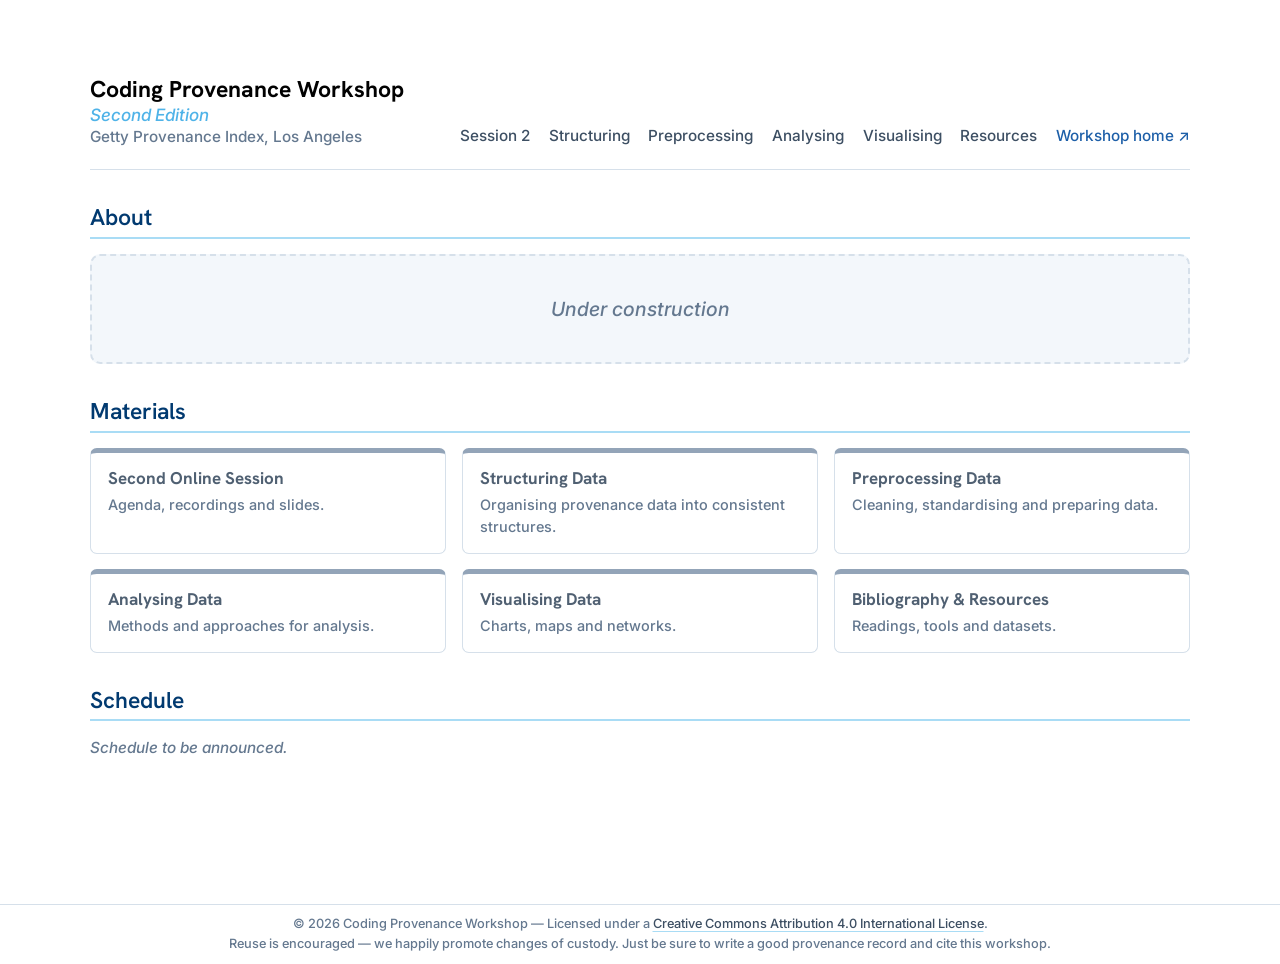
<file: index.html>
<!DOCTYPE html>
<html xmlns="http://www.w3.org/1999/xhtml" lang="en" xml:lang="en"><head>

<meta charset="utf-8">
<meta name="generator" content="quarto-1.7.31">

<meta name="viewport" content="width=device-width, initial-scale=1.0, user-scalable=yes">


<title>Coding Provenance Workshop – Coding Provenance</title>
<style>
code{white-space: pre-wrap;}
span.smallcaps{font-variant: small-caps;}
div.columns{display: flex; gap: min(4vw, 1.5em);}
div.column{flex: auto; overflow-x: auto;}
div.hanging-indent{margin-left: 1.5em; text-indent: -1.5em;}
ul.task-list{list-style: none;}
ul.task-list li input[type="checkbox"] {
  width: 0.8em;
  margin: 0 0.8em 0.2em -1em; /* quarto-specific, see https://github.com/quarto-dev/quarto-cli/issues/4556 */ 
  vertical-align: middle;
}
</style>


<script src="site_libs/quarto-nav/quarto-nav.js"></script>
<script src="site_libs/quarto-nav/headroom.min.js"></script>
<script src="site_libs/clipboard/clipboard.min.js"></script>
<script src="site_libs/quarto-html/quarto.js" type="module"></script>
<script src="site_libs/quarto-html/tabsets/tabsets.js" type="module"></script>
<script src="site_libs/quarto-html/popper.min.js"></script>
<script src="site_libs/quarto-html/tippy.umd.min.js"></script>
<script src="site_libs/quarto-html/anchor.min.js"></script>
<link href="site_libs/quarto-html/tippy.css" rel="stylesheet">
<link href="site_libs/quarto-html/quarto-syntax-highlighting-e1a5c8363afafaef2c763b6775fbf3ca.css" rel="stylesheet" id="quarto-text-highlighting-styles">
<script src="site_libs/bootstrap/bootstrap.min.js"></script>
<link href="site_libs/bootstrap/bootstrap-icons.css" rel="stylesheet">
<link href="site_libs/bootstrap/bootstrap-b305670ef94c0602ac7fcde6bb80c743.min.css" rel="stylesheet" append-hash="true" id="quarto-bootstrap" data-mode="light">
<script id="quarto-search-options" type="application/json">{
  "language": {
    "search-no-results-text": "No results",
    "search-matching-documents-text": "matching documents",
    "search-copy-link-title": "Copy link to search",
    "search-hide-matches-text": "Hide additional matches",
    "search-more-match-text": "more match in this document",
    "search-more-matches-text": "more matches in this document",
    "search-clear-button-title": "Clear",
    "search-text-placeholder": "",
    "search-detached-cancel-button-title": "Cancel",
    "search-submit-button-title": "Submit",
    "search-label": "Search"
  }
}</script>


</head>

<body class="nav-fixed landing quarto-light">

<div id="quarto-search-results"></div>
  <header id="quarto-header" class="headroom fixed-top">
    <nav class="navbar navbar-expand-lg " data-bs-theme="dark">
      <div class="navbar-container container-fluid">
      <div class="navbar-brand-container mx-auto">
    <a class="navbar-brand" href="./index.html">
    <span class="navbar-title">Coding Provenance</span>
    </a>
  </div>
          <button class="navbar-toggler" type="button" data-bs-toggle="collapse" data-bs-target="#navbarCollapse" aria-controls="navbarCollapse" role="menu" aria-expanded="false" aria-label="Toggle navigation" onclick="if (window.quartoToggleHeadroom) { window.quartoToggleHeadroom(); }">
  <span class="navbar-toggler-icon"></span>
</button>
          <div class="collapse navbar-collapse" id="navbarCollapse">
            <ul class="navbar-nav navbar-nav-scroll me-auto">
  <li class="nav-item">
    <a class="nav-link active" href="./index.html" aria-current="page"> 
<span class="menu-text">Home</span></a>
  </li>  
  <li class="nav-item">
    <a class="nav-link" href="./second-session.html"> 
<span class="menu-text">Session 2</span></a>
  </li>  
  <li class="nav-item">
    <a class="nav-link" href="./structuring-data.html"> 
<span class="menu-text">Structuring</span></a>
  </li>  
  <li class="nav-item">
    <a class="nav-link" href="./preprocessing-data.html"> 
<span class="menu-text">Preprocessing</span></a>
  </li>  
  <li class="nav-item">
    <a class="nav-link" href="./analysing-data.html"> 
<span class="menu-text">Analysing</span></a>
  </li>  
  <li class="nav-item">
    <a class="nav-link" href="./visualising-data.html"> 
<span class="menu-text">Visualising</span></a>
  </li>  
  <li class="nav-item">
    <a class="nav-link" href="./resources.html"> 
<span class="menu-text">Resources</span></a>
  </li>  
</ul>
          </div> <!-- /navcollapse -->
            <div class="quarto-navbar-tools">
</div>
      </div> <!-- /container-fluid -->
    </nav>
</header>
<!-- content -->
<div id="quarto-content" class="quarto-container page-columns page-rows-contents page-layout-full page-navbar">
<!-- sidebar -->
<!-- margin-sidebar -->
    
<!-- main -->
<main class="content column-page" id="quarto-document-content"><header id="title-block-header" class="quarto-title-block"></header>




<header class="edition-header">
  <div class="edition-id" role="heading" aria-level="1">
    <span class="edition-name">Coding Provenance Workshop</span>
    <span class="edition-number">Second Edition</span>
    <span class="edition-place">Getty Provenance Index, Los Angeles</span>
  </div>
  <nav class="edition-nav" aria-label="Pages">
    <a href="second-session.html">Session 2</a>
    <a href="structuring-data.html">Structuring</a>
    <a href="preprocessing-data.html">Preprocessing</a>
    <a href="analysing-data.html">Analysing</a>
    <a href="visualising-data.html">Visualising</a>
    <a href="resources.html">Resources</a>
    <a class="ext" href="https://barbararomero.github.io/codingprovenanceworkshop/">Workshop home ↗</a>
  </nav>
</header>
<div class="landing-section">
<section id="about" class="level2">
<h2 class="anchored" data-anchor-id="about">About</h2>
<div class="under-construction">
<p>Under construction</p>
</div>
</section>
<section id="materials" class="level2">
<h2 class="anchored" data-anchor-id="materials">Materials</h2>
<div class="card-grid">
<section id="second-online-session" class="level3 card">
<h3 class="anchored" data-anchor-id="second-online-session"><a href="./second-session.html">Second Online Session</a></h3>
<p>Agenda, recordings and slides.</p>
</section>
<section id="structuring-data" class="level3 card">
<h3 class="anchored" data-anchor-id="structuring-data"><a href="./structuring-data.html">Structuring Data</a></h3>
<p>Organising provenance data into consistent structures.</p>
</section>
<section id="preprocessing-data" class="level3 card">
<h3 class="anchored" data-anchor-id="preprocessing-data"><a href="./preprocessing-data.html">Preprocessing Data</a></h3>
<p>Cleaning, standardising and preparing data.</p>
</section>
<section id="analysing-data" class="level3 card">
<h3 class="anchored" data-anchor-id="analysing-data"><a href="./analysing-data.html">Analysing Data</a></h3>
<p>Methods and approaches for analysis.</p>
</section>
<section id="visualising-data" class="level3 card">
<h3 class="anchored" data-anchor-id="visualising-data"><a href="./visualising-data.html">Visualising Data</a></h3>
<p>Charts, maps and networks.</p>
</section>
<section id="bibliography-resources" class="level3 card">
<h3 class="anchored" data-anchor-id="bibliography-resources"><a href="./resources.html">Bibliography &amp; Resources</a></h3>
<p>Readings, tools and datasets.</p>
</section>
</div>
</section>
<section id="schedule" class="level2">
<h2 class="anchored" data-anchor-id="schedule">Schedule</h2>
<p><span class="tba">Schedule to be announced.</span></p>
</section>
</div>



<a onclick="window.scrollTo(0, 0); return false;" role="button" id="quarto-back-to-top"><i class="bi bi-arrow-up"></i> Back to top</a></main> <!-- /main -->
<script id="quarto-html-after-body" type="application/javascript">
  window.document.addEventListener("DOMContentLoaded", function (event) {
    const icon = "";
    const anchorJS = new window.AnchorJS();
    anchorJS.options = {
      placement: 'right',
      icon: icon
    };
    anchorJS.add('.anchored');
    const isCodeAnnotation = (el) => {
      for (const clz of el.classList) {
        if (clz.startsWith('code-annotation-')) {                     
          return true;
        }
      }
      return false;
    }
    const onCopySuccess = function(e) {
      // button target
      const button = e.trigger;
      // don't keep focus
      button.blur();
      // flash "checked"
      button.classList.add('code-copy-button-checked');
      var currentTitle = button.getAttribute("title");
      button.setAttribute("title", "Copied!");
      let tooltip;
      if (window.bootstrap) {
        button.setAttribute("data-bs-toggle", "tooltip");
        button.setAttribute("data-bs-placement", "left");
        button.setAttribute("data-bs-title", "Copied!");
        tooltip = new bootstrap.Tooltip(button, 
          { trigger: "manual", 
            customClass: "code-copy-button-tooltip",
            offset: [0, -8]});
        tooltip.show();    
      }
      setTimeout(function() {
        if (tooltip) {
          tooltip.hide();
          button.removeAttribute("data-bs-title");
          button.removeAttribute("data-bs-toggle");
          button.removeAttribute("data-bs-placement");
        }
        button.setAttribute("title", currentTitle);
        button.classList.remove('code-copy-button-checked');
      }, 1000);
      // clear code selection
      e.clearSelection();
    }
    const getTextToCopy = function(trigger) {
        const codeEl = trigger.previousElementSibling.cloneNode(true);
        for (const childEl of codeEl.children) {
          if (isCodeAnnotation(childEl)) {
            childEl.remove();
          }
        }
        return codeEl.innerText;
    }
    const clipboard = new window.ClipboardJS('.code-copy-button:not([data-in-quarto-modal])', {
      text: getTextToCopy
    });
    clipboard.on('success', onCopySuccess);
    if (window.document.getElementById('quarto-embedded-source-code-modal')) {
      const clipboardModal = new window.ClipboardJS('.code-copy-button[data-in-quarto-modal]', {
        text: getTextToCopy,
        container: window.document.getElementById('quarto-embedded-source-code-modal')
      });
      clipboardModal.on('success', onCopySuccess);
    }
      var localhostRegex = new RegExp(/^(?:http|https):\/\/localhost\:?[0-9]*\//);
      var mailtoRegex = new RegExp(/^mailto:/);
        var filterRegex = new RegExp("https:\/\/barbararomero\.github\.io\/codingprovenance2\/");
      var isInternal = (href) => {
          return filterRegex.test(href) || localhostRegex.test(href) || mailtoRegex.test(href);
      }
      // Inspect non-navigation links and adorn them if external
     var links = window.document.querySelectorAll('a[href]:not(.nav-link):not(.navbar-brand):not(.toc-action):not(.sidebar-link):not(.sidebar-item-toggle):not(.pagination-link):not(.no-external):not([aria-hidden]):not(.dropdown-item):not(.quarto-navigation-tool):not(.about-link)');
      for (var i=0; i<links.length; i++) {
        const link = links[i];
        if (!isInternal(link.href)) {
          // undo the damage that might have been done by quarto-nav.js in the case of
          // links that we want to consider external
          if (link.dataset.originalHref !== undefined) {
            link.href = link.dataset.originalHref;
          }
        }
      }
    function tippyHover(el, contentFn, onTriggerFn, onUntriggerFn) {
      const config = {
        allowHTML: true,
        maxWidth: 500,
        delay: 100,
        arrow: false,
        appendTo: function(el) {
            return el.parentElement;
        },
        interactive: true,
        interactiveBorder: 10,
        theme: 'quarto',
        placement: 'bottom-start',
      };
      if (contentFn) {
        config.content = contentFn;
      }
      if (onTriggerFn) {
        config.onTrigger = onTriggerFn;
      }
      if (onUntriggerFn) {
        config.onUntrigger = onUntriggerFn;
      }
      window.tippy(el, config); 
    }
    const noterefs = window.document.querySelectorAll('a[role="doc-noteref"]');
    for (var i=0; i<noterefs.length; i++) {
      const ref = noterefs[i];
      tippyHover(ref, function() {
        // use id or data attribute instead here
        let href = ref.getAttribute('data-footnote-href') || ref.getAttribute('href');
        try { href = new URL(href).hash; } catch {}
        const id = href.replace(/^#\/?/, "");
        const note = window.document.getElementById(id);
        if (note) {
          return note.innerHTML;
        } else {
          return "";
        }
      });
    }
    const xrefs = window.document.querySelectorAll('a.quarto-xref');
    const processXRef = (id, note) => {
      // Strip column container classes
      const stripColumnClz = (el) => {
        el.classList.remove("page-full", "page-columns");
        if (el.children) {
          for (const child of el.children) {
            stripColumnClz(child);
          }
        }
      }
      stripColumnClz(note)
      if (id === null || id.startsWith('sec-')) {
        // Special case sections, only their first couple elements
        const container = document.createElement("div");
        if (note.children && note.children.length > 2) {
          container.appendChild(note.children[0].cloneNode(true));
          for (let i = 1; i < note.children.length; i++) {
            const child = note.children[i];
            if (child.tagName === "P" && child.innerText === "") {
              continue;
            } else {
              container.appendChild(child.cloneNode(true));
              break;
            }
          }
          if (window.Quarto?.typesetMath) {
            window.Quarto.typesetMath(container);
          }
          return container.innerHTML
        } else {
          if (window.Quarto?.typesetMath) {
            window.Quarto.typesetMath(note);
          }
          return note.innerHTML;
        }
      } else {
        // Remove any anchor links if they are present
        const anchorLink = note.querySelector('a.anchorjs-link');
        if (anchorLink) {
          anchorLink.remove();
        }
        if (window.Quarto?.typesetMath) {
          window.Quarto.typesetMath(note);
        }
        if (note.classList.contains("callout")) {
          return note.outerHTML;
        } else {
          return note.innerHTML;
        }
      }
    }
    for (var i=0; i<xrefs.length; i++) {
      const xref = xrefs[i];
      tippyHover(xref, undefined, function(instance) {
        instance.disable();
        let url = xref.getAttribute('href');
        let hash = undefined; 
        if (url.startsWith('#')) {
          hash = url;
        } else {
          try { hash = new URL(url).hash; } catch {}
        }
        if (hash) {
          const id = hash.replace(/^#\/?/, "");
          const note = window.document.getElementById(id);
          if (note !== null) {
            try {
              const html = processXRef(id, note.cloneNode(true));
              instance.setContent(html);
            } finally {
              instance.enable();
              instance.show();
            }
          } else {
            // See if we can fetch this
            fetch(url.split('#')[0])
            .then(res => res.text())
            .then(html => {
              const parser = new DOMParser();
              const htmlDoc = parser.parseFromString(html, "text/html");
              const note = htmlDoc.getElementById(id);
              if (note !== null) {
                const html = processXRef(id, note);
                instance.setContent(html);
              } 
            }).finally(() => {
              instance.enable();
              instance.show();
            });
          }
        } else {
          // See if we can fetch a full url (with no hash to target)
          // This is a special case and we should probably do some content thinning / targeting
          fetch(url)
          .then(res => res.text())
          .then(html => {
            const parser = new DOMParser();
            const htmlDoc = parser.parseFromString(html, "text/html");
            const note = htmlDoc.querySelector('main.content');
            if (note !== null) {
              // This should only happen for chapter cross references
              // (since there is no id in the URL)
              // remove the first header
              if (note.children.length > 0 && note.children[0].tagName === "HEADER") {
                note.children[0].remove();
              }
              const html = processXRef(null, note);
              instance.setContent(html);
            } 
          }).finally(() => {
            instance.enable();
            instance.show();
          });
        }
      }, function(instance) {
      });
    }
        let selectedAnnoteEl;
        const selectorForAnnotation = ( cell, annotation) => {
          let cellAttr = 'data-code-cell="' + cell + '"';
          let lineAttr = 'data-code-annotation="' +  annotation + '"';
          const selector = 'span[' + cellAttr + '][' + lineAttr + ']';
          return selector;
        }
        const selectCodeLines = (annoteEl) => {
          const doc = window.document;
          const targetCell = annoteEl.getAttribute("data-target-cell");
          const targetAnnotation = annoteEl.getAttribute("data-target-annotation");
          const annoteSpan = window.document.querySelector(selectorForAnnotation(targetCell, targetAnnotation));
          const lines = annoteSpan.getAttribute("data-code-lines").split(",");
          const lineIds = lines.map((line) => {
            return targetCell + "-" + line;
          })
          let top = null;
          let height = null;
          let parent = null;
          if (lineIds.length > 0) {
              //compute the position of the single el (top and bottom and make a div)
              const el = window.document.getElementById(lineIds[0]);
              top = el.offsetTop;
              height = el.offsetHeight;
              parent = el.parentElement.parentElement;
            if (lineIds.length > 1) {
              const lastEl = window.document.getElementById(lineIds[lineIds.length - 1]);
              const bottom = lastEl.offsetTop + lastEl.offsetHeight;
              height = bottom - top;
            }
            if (top !== null && height !== null && parent !== null) {
              // cook up a div (if necessary) and position it 
              let div = window.document.getElementById("code-annotation-line-highlight");
              if (div === null) {
                div = window.document.createElement("div");
                div.setAttribute("id", "code-annotation-line-highlight");
                div.style.position = 'absolute';
                parent.appendChild(div);
              }
              div.style.top = top - 2 + "px";
              div.style.height = height + 4 + "px";
              div.style.left = 0;
              let gutterDiv = window.document.getElementById("code-annotation-line-highlight-gutter");
              if (gutterDiv === null) {
                gutterDiv = window.document.createElement("div");
                gutterDiv.setAttribute("id", "code-annotation-line-highlight-gutter");
                gutterDiv.style.position = 'absolute';
                const codeCell = window.document.getElementById(targetCell);
                const gutter = codeCell.querySelector('.code-annotation-gutter');
                gutter.appendChild(gutterDiv);
              }
              gutterDiv.style.top = top - 2 + "px";
              gutterDiv.style.height = height + 4 + "px";
            }
            selectedAnnoteEl = annoteEl;
          }
        };
        const unselectCodeLines = () => {
          const elementsIds = ["code-annotation-line-highlight", "code-annotation-line-highlight-gutter"];
          elementsIds.forEach((elId) => {
            const div = window.document.getElementById(elId);
            if (div) {
              div.remove();
            }
          });
          selectedAnnoteEl = undefined;
        };
          // Handle positioning of the toggle
      window.addEventListener(
        "resize",
        throttle(() => {
          elRect = undefined;
          if (selectedAnnoteEl) {
            selectCodeLines(selectedAnnoteEl);
          }
        }, 10)
      );
      function throttle(fn, ms) {
      let throttle = false;
      let timer;
        return (...args) => {
          if(!throttle) { // first call gets through
              fn.apply(this, args);
              throttle = true;
          } else { // all the others get throttled
              if(timer) clearTimeout(timer); // cancel #2
              timer = setTimeout(() => {
                fn.apply(this, args);
                timer = throttle = false;
              }, ms);
          }
        };
      }
        // Attach click handler to the DT
        const annoteDls = window.document.querySelectorAll('dt[data-target-cell]');
        for (const annoteDlNode of annoteDls) {
          annoteDlNode.addEventListener('click', (event) => {
            const clickedEl = event.target;
            if (clickedEl !== selectedAnnoteEl) {
              unselectCodeLines();
              const activeEl = window.document.querySelector('dt[data-target-cell].code-annotation-active');
              if (activeEl) {
                activeEl.classList.remove('code-annotation-active');
              }
              selectCodeLines(clickedEl);
              clickedEl.classList.add('code-annotation-active');
            } else {
              // Unselect the line
              unselectCodeLines();
              clickedEl.classList.remove('code-annotation-active');
            }
          });
        }
    const findCites = (el) => {
      const parentEl = el.parentElement;
      if (parentEl) {
        const cites = parentEl.dataset.cites;
        if (cites) {
          return {
            el,
            cites: cites.split(' ')
          };
        } else {
          return findCites(el.parentElement)
        }
      } else {
        return undefined;
      }
    };
    var bibliorefs = window.document.querySelectorAll('a[role="doc-biblioref"]');
    for (var i=0; i<bibliorefs.length; i++) {
      const ref = bibliorefs[i];
      const citeInfo = findCites(ref);
      if (citeInfo) {
        tippyHover(citeInfo.el, function() {
          var popup = window.document.createElement('div');
          citeInfo.cites.forEach(function(cite) {
            var citeDiv = window.document.createElement('div');
            citeDiv.classList.add('hanging-indent');
            citeDiv.classList.add('csl-entry');
            var biblioDiv = window.document.getElementById('ref-' + cite);
            if (biblioDiv) {
              citeDiv.innerHTML = biblioDiv.innerHTML;
            }
            popup.appendChild(citeDiv);
          });
          return popup.innerHTML;
        });
      }
    }
  });
  </script>
</div> <!-- /content -->
<footer class="footer">
  <div class="nav-footer">
    <div class="nav-footer-left">
      &nbsp;
    </div>   
    <div class="nav-footer-center">
<p>© 2026 Coding Provenance Workshop — Licensed under a <a href="https://creativecommons.org/licenses/by/4.0/">Creative Commons Attribution 4.0 International License</a>.<br> Reuse is encouraged — we happily promote changes of custody. Just be sure to write a good provenance record and cite this workshop.</p>
</div>
    <div class="nav-footer-right">
      &nbsp;
    </div>
  </div>
</footer>




</body></html>
</file>
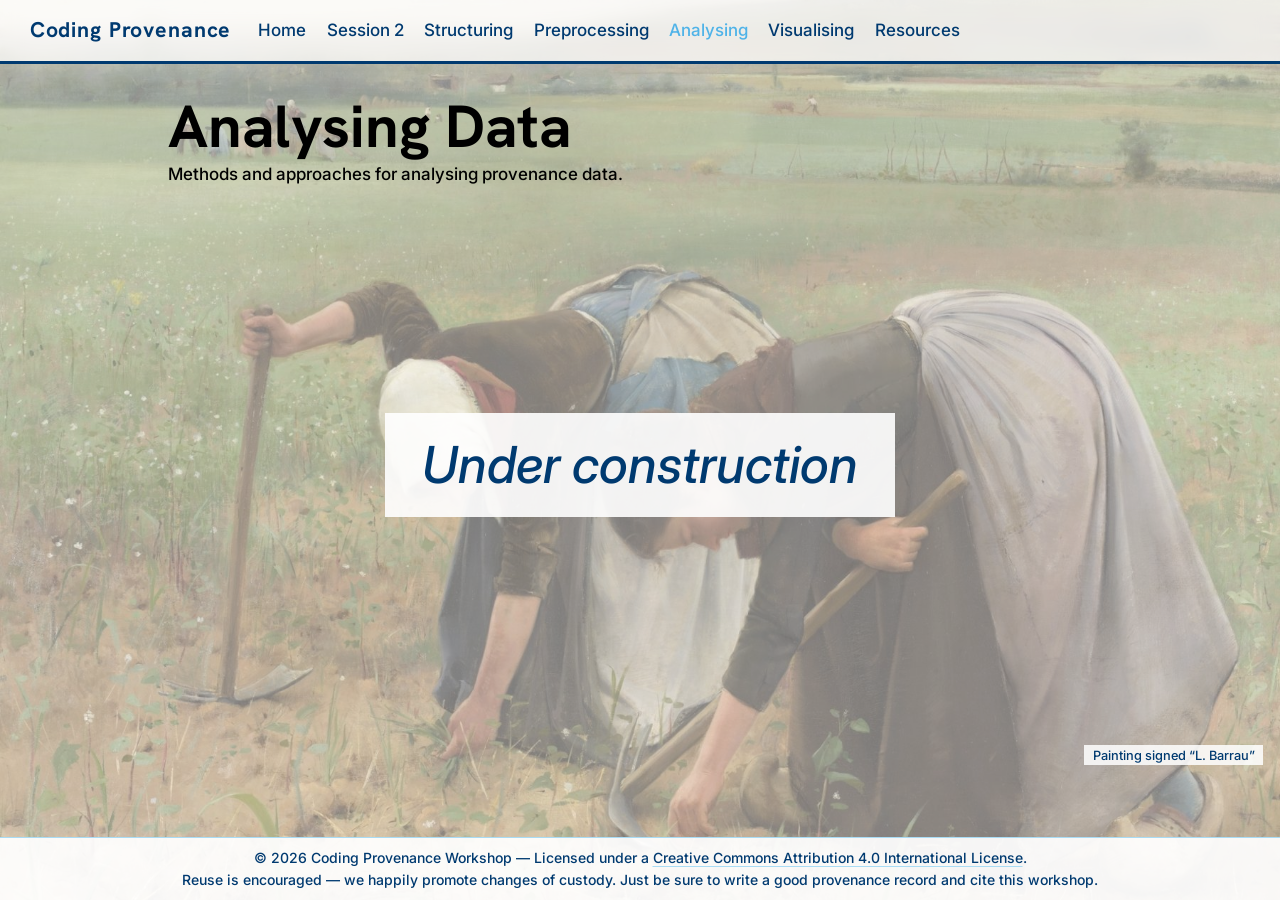
<file: analysing-data.html>
<!DOCTYPE html>
<html xmlns="http://www.w3.org/1999/xhtml" lang="en" xml:lang="en"><head>

<meta charset="utf-8">
<meta name="generator" content="quarto-1.7.31">

<meta name="viewport" content="width=device-width, initial-scale=1.0, user-scalable=yes">

<meta name="description" content="Methods and approaches for analysing provenance data.">

<title>Analysing Data – Coding Provenance</title>
<style>
code{white-space: pre-wrap;}
span.smallcaps{font-variant: small-caps;}
div.columns{display: flex; gap: min(4vw, 1.5em);}
div.column{flex: auto; overflow-x: auto;}
div.hanging-indent{margin-left: 1.5em; text-indent: -1.5em;}
ul.task-list{list-style: none;}
ul.task-list li input[type="checkbox"] {
  width: 0.8em;
  margin: 0 0.8em 0.2em -1em; /* quarto-specific, see https://github.com/quarto-dev/quarto-cli/issues/4556 */ 
  vertical-align: middle;
}
</style>


<script src="site_libs/quarto-nav/quarto-nav.js"></script>
<script src="site_libs/quarto-nav/headroom.min.js"></script>
<script src="site_libs/clipboard/clipboard.min.js"></script>
<script src="site_libs/quarto-html/quarto.js" type="module"></script>
<script src="site_libs/quarto-html/tabsets/tabsets.js" type="module"></script>
<script src="site_libs/quarto-html/popper.min.js"></script>
<script src="site_libs/quarto-html/tippy.umd.min.js"></script>
<script src="site_libs/quarto-html/anchor.min.js"></script>
<link href="site_libs/quarto-html/tippy.css" rel="stylesheet">
<link href="site_libs/quarto-html/quarto-syntax-highlighting-e1a5c8363afafaef2c763b6775fbf3ca.css" rel="stylesheet" id="quarto-text-highlighting-styles">
<script src="site_libs/bootstrap/bootstrap.min.js"></script>
<link href="site_libs/bootstrap/bootstrap-icons.css" rel="stylesheet">
<link href="site_libs/bootstrap/bootstrap-b305670ef94c0602ac7fcde6bb80c743.min.css" rel="stylesheet" append-hash="true" id="quarto-bootstrap" data-mode="light">
<script id="quarto-search-options" type="application/json">{
  "language": {
    "search-no-results-text": "No results",
    "search-matching-documents-text": "matching documents",
    "search-copy-link-title": "Copy link to search",
    "search-hide-matches-text": "Hide additional matches",
    "search-more-match-text": "more match in this document",
    "search-more-matches-text": "more matches in this document",
    "search-clear-button-title": "Clear",
    "search-text-placeholder": "",
    "search-detached-cancel-button-title": "Cancel",
    "search-submit-button-title": "Submit",
    "search-label": "Search"
  }
}</script>


</head>

<body class="nav-fixed full-bg quarto-light">

<div id="quarto-search-results"></div>
  <header id="quarto-header" class="headroom fixed-top">
    <nav class="navbar navbar-expand-lg " data-bs-theme="dark">
      <div class="navbar-container container-fluid">
      <div class="navbar-brand-container mx-auto">
    <a class="navbar-brand" href="./index.html">
    <span class="navbar-title">Coding Provenance</span>
    </a>
  </div>
          <button class="navbar-toggler" type="button" data-bs-toggle="collapse" data-bs-target="#navbarCollapse" aria-controls="navbarCollapse" role="menu" aria-expanded="false" aria-label="Toggle navigation" onclick="if (window.quartoToggleHeadroom) { window.quartoToggleHeadroom(); }">
  <span class="navbar-toggler-icon"></span>
</button>
          <div class="collapse navbar-collapse" id="navbarCollapse">
            <ul class="navbar-nav navbar-nav-scroll me-auto">
  <li class="nav-item">
    <a class="nav-link" href="./index.html"> 
<span class="menu-text">Home</span></a>
  </li>  
  <li class="nav-item">
    <a class="nav-link" href="./second-session.html"> 
<span class="menu-text">Session 2</span></a>
  </li>  
  <li class="nav-item">
    <a class="nav-link" href="./structuring-data.html"> 
<span class="menu-text">Structuring</span></a>
  </li>  
  <li class="nav-item">
    <a class="nav-link" href="./preprocessing-data.html"> 
<span class="menu-text">Preprocessing</span></a>
  </li>  
  <li class="nav-item">
    <a class="nav-link active" href="./analysing-data.html" aria-current="page"> 
<span class="menu-text">Analysing</span></a>
  </li>  
  <li class="nav-item">
    <a class="nav-link" href="./visualising-data.html"> 
<span class="menu-text">Visualising</span></a>
  </li>  
  <li class="nav-item">
    <a class="nav-link" href="./resources.html"> 
<span class="menu-text">Resources</span></a>
  </li>  
</ul>
          </div> <!-- /navcollapse -->
            <div class="quarto-navbar-tools">
</div>
      </div> <!-- /container-fluid -->
    </nav>
</header>
<!-- content -->
<div id="quarto-content" class="quarto-container page-columns page-rows-contents page-layout-article page-navbar">
<!-- sidebar -->
<!-- margin-sidebar -->
    <div id="quarto-margin-sidebar" class="sidebar margin-sidebar zindex-bottom">
        
    </div>
<!-- main -->
<main class="content" id="quarto-document-content">

<header id="title-block-header" class="quarto-title-block default">
<div class="quarto-title">
<h1 class="title">Analysing Data</h1>
</div>

<div>
  <div class="description">
    Methods and approaches for analysing provenance data.
  </div>
</div>


<div class="quarto-title-meta">

    
  
    
  </div>
  


</header>


<div class="under-construction with-image" style="background-image: url('images/analysing-bg.jpg');">
<p><span class="uc-label">Under construction</span></p>
<p><span class="uc-credit">Painting signed “L. Barrau”</span></p>
</div>
<!-- Page template: delete the comment markers when you are ready to add content

## Introduction

*Explain the purpose of this step in the workflow.*

## Key concepts

- Concept 1
- Concept 2

## Example

```r
# Add example code here
```

## Exercises

1. *Exercise description*

## Further reading

*See also [Bibliography & Resources](resources.qmd).*

-->



<a onclick="window.scrollTo(0, 0); return false;" role="button" id="quarto-back-to-top"><i class="bi bi-arrow-up"></i> Back to top</a></main> <!-- /main -->
<script id="quarto-html-after-body" type="application/javascript">
  window.document.addEventListener("DOMContentLoaded", function (event) {
    const icon = "";
    const anchorJS = new window.AnchorJS();
    anchorJS.options = {
      placement: 'right',
      icon: icon
    };
    anchorJS.add('.anchored');
    const isCodeAnnotation = (el) => {
      for (const clz of el.classList) {
        if (clz.startsWith('code-annotation-')) {                     
          return true;
        }
      }
      return false;
    }
    const onCopySuccess = function(e) {
      // button target
      const button = e.trigger;
      // don't keep focus
      button.blur();
      // flash "checked"
      button.classList.add('code-copy-button-checked');
      var currentTitle = button.getAttribute("title");
      button.setAttribute("title", "Copied!");
      let tooltip;
      if (window.bootstrap) {
        button.setAttribute("data-bs-toggle", "tooltip");
        button.setAttribute("data-bs-placement", "left");
        button.setAttribute("data-bs-title", "Copied!");
        tooltip = new bootstrap.Tooltip(button, 
          { trigger: "manual", 
            customClass: "code-copy-button-tooltip",
            offset: [0, -8]});
        tooltip.show();    
      }
      setTimeout(function() {
        if (tooltip) {
          tooltip.hide();
          button.removeAttribute("data-bs-title");
          button.removeAttribute("data-bs-toggle");
          button.removeAttribute("data-bs-placement");
        }
        button.setAttribute("title", currentTitle);
        button.classList.remove('code-copy-button-checked');
      }, 1000);
      // clear code selection
      e.clearSelection();
    }
    const getTextToCopy = function(trigger) {
        const codeEl = trigger.previousElementSibling.cloneNode(true);
        for (const childEl of codeEl.children) {
          if (isCodeAnnotation(childEl)) {
            childEl.remove();
          }
        }
        return codeEl.innerText;
    }
    const clipboard = new window.ClipboardJS('.code-copy-button:not([data-in-quarto-modal])', {
      text: getTextToCopy
    });
    clipboard.on('success', onCopySuccess);
    if (window.document.getElementById('quarto-embedded-source-code-modal')) {
      const clipboardModal = new window.ClipboardJS('.code-copy-button[data-in-quarto-modal]', {
        text: getTextToCopy,
        container: window.document.getElementById('quarto-embedded-source-code-modal')
      });
      clipboardModal.on('success', onCopySuccess);
    }
      var localhostRegex = new RegExp(/^(?:http|https):\/\/localhost\:?[0-9]*\//);
      var mailtoRegex = new RegExp(/^mailto:/);
        var filterRegex = new RegExp("https:\/\/barbararomero\.github\.io\/codingprovenance2\/");
      var isInternal = (href) => {
          return filterRegex.test(href) || localhostRegex.test(href) || mailtoRegex.test(href);
      }
      // Inspect non-navigation links and adorn them if external
     var links = window.document.querySelectorAll('a[href]:not(.nav-link):not(.navbar-brand):not(.toc-action):not(.sidebar-link):not(.sidebar-item-toggle):not(.pagination-link):not(.no-external):not([aria-hidden]):not(.dropdown-item):not(.quarto-navigation-tool):not(.about-link)');
      for (var i=0; i<links.length; i++) {
        const link = links[i];
        if (!isInternal(link.href)) {
          // undo the damage that might have been done by quarto-nav.js in the case of
          // links that we want to consider external
          if (link.dataset.originalHref !== undefined) {
            link.href = link.dataset.originalHref;
          }
        }
      }
    function tippyHover(el, contentFn, onTriggerFn, onUntriggerFn) {
      const config = {
        allowHTML: true,
        maxWidth: 500,
        delay: 100,
        arrow: false,
        appendTo: function(el) {
            return el.parentElement;
        },
        interactive: true,
        interactiveBorder: 10,
        theme: 'quarto',
        placement: 'bottom-start',
      };
      if (contentFn) {
        config.content = contentFn;
      }
      if (onTriggerFn) {
        config.onTrigger = onTriggerFn;
      }
      if (onUntriggerFn) {
        config.onUntrigger = onUntriggerFn;
      }
      window.tippy(el, config); 
    }
    const noterefs = window.document.querySelectorAll('a[role="doc-noteref"]');
    for (var i=0; i<noterefs.length; i++) {
      const ref = noterefs[i];
      tippyHover(ref, function() {
        // use id or data attribute instead here
        let href = ref.getAttribute('data-footnote-href') || ref.getAttribute('href');
        try { href = new URL(href).hash; } catch {}
        const id = href.replace(/^#\/?/, "");
        const note = window.document.getElementById(id);
        if (note) {
          return note.innerHTML;
        } else {
          return "";
        }
      });
    }
    const xrefs = window.document.querySelectorAll('a.quarto-xref');
    const processXRef = (id, note) => {
      // Strip column container classes
      const stripColumnClz = (el) => {
        el.classList.remove("page-full", "page-columns");
        if (el.children) {
          for (const child of el.children) {
            stripColumnClz(child);
          }
        }
      }
      stripColumnClz(note)
      if (id === null || id.startsWith('sec-')) {
        // Special case sections, only their first couple elements
        const container = document.createElement("div");
        if (note.children && note.children.length > 2) {
          container.appendChild(note.children[0].cloneNode(true));
          for (let i = 1; i < note.children.length; i++) {
            const child = note.children[i];
            if (child.tagName === "P" && child.innerText === "") {
              continue;
            } else {
              container.appendChild(child.cloneNode(true));
              break;
            }
          }
          if (window.Quarto?.typesetMath) {
            window.Quarto.typesetMath(container);
          }
          return container.innerHTML
        } else {
          if (window.Quarto?.typesetMath) {
            window.Quarto.typesetMath(note);
          }
          return note.innerHTML;
        }
      } else {
        // Remove any anchor links if they are present
        const anchorLink = note.querySelector('a.anchorjs-link');
        if (anchorLink) {
          anchorLink.remove();
        }
        if (window.Quarto?.typesetMath) {
          window.Quarto.typesetMath(note);
        }
        if (note.classList.contains("callout")) {
          return note.outerHTML;
        } else {
          return note.innerHTML;
        }
      }
    }
    for (var i=0; i<xrefs.length; i++) {
      const xref = xrefs[i];
      tippyHover(xref, undefined, function(instance) {
        instance.disable();
        let url = xref.getAttribute('href');
        let hash = undefined; 
        if (url.startsWith('#')) {
          hash = url;
        } else {
          try { hash = new URL(url).hash; } catch {}
        }
        if (hash) {
          const id = hash.replace(/^#\/?/, "");
          const note = window.document.getElementById(id);
          if (note !== null) {
            try {
              const html = processXRef(id, note.cloneNode(true));
              instance.setContent(html);
            } finally {
              instance.enable();
              instance.show();
            }
          } else {
            // See if we can fetch this
            fetch(url.split('#')[0])
            .then(res => res.text())
            .then(html => {
              const parser = new DOMParser();
              const htmlDoc = parser.parseFromString(html, "text/html");
              const note = htmlDoc.getElementById(id);
              if (note !== null) {
                const html = processXRef(id, note);
                instance.setContent(html);
              } 
            }).finally(() => {
              instance.enable();
              instance.show();
            });
          }
        } else {
          // See if we can fetch a full url (with no hash to target)
          // This is a special case and we should probably do some content thinning / targeting
          fetch(url)
          .then(res => res.text())
          .then(html => {
            const parser = new DOMParser();
            const htmlDoc = parser.parseFromString(html, "text/html");
            const note = htmlDoc.querySelector('main.content');
            if (note !== null) {
              // This should only happen for chapter cross references
              // (since there is no id in the URL)
              // remove the first header
              if (note.children.length > 0 && note.children[0].tagName === "HEADER") {
                note.children[0].remove();
              }
              const html = processXRef(null, note);
              instance.setContent(html);
            } 
          }).finally(() => {
            instance.enable();
            instance.show();
          });
        }
      }, function(instance) {
      });
    }
        let selectedAnnoteEl;
        const selectorForAnnotation = ( cell, annotation) => {
          let cellAttr = 'data-code-cell="' + cell + '"';
          let lineAttr = 'data-code-annotation="' +  annotation + '"';
          const selector = 'span[' + cellAttr + '][' + lineAttr + ']';
          return selector;
        }
        const selectCodeLines = (annoteEl) => {
          const doc = window.document;
          const targetCell = annoteEl.getAttribute("data-target-cell");
          const targetAnnotation = annoteEl.getAttribute("data-target-annotation");
          const annoteSpan = window.document.querySelector(selectorForAnnotation(targetCell, targetAnnotation));
          const lines = annoteSpan.getAttribute("data-code-lines").split(",");
          const lineIds = lines.map((line) => {
            return targetCell + "-" + line;
          })
          let top = null;
          let height = null;
          let parent = null;
          if (lineIds.length > 0) {
              //compute the position of the single el (top and bottom and make a div)
              const el = window.document.getElementById(lineIds[0]);
              top = el.offsetTop;
              height = el.offsetHeight;
              parent = el.parentElement.parentElement;
            if (lineIds.length > 1) {
              const lastEl = window.document.getElementById(lineIds[lineIds.length - 1]);
              const bottom = lastEl.offsetTop + lastEl.offsetHeight;
              height = bottom - top;
            }
            if (top !== null && height !== null && parent !== null) {
              // cook up a div (if necessary) and position it 
              let div = window.document.getElementById("code-annotation-line-highlight");
              if (div === null) {
                div = window.document.createElement("div");
                div.setAttribute("id", "code-annotation-line-highlight");
                div.style.position = 'absolute';
                parent.appendChild(div);
              }
              div.style.top = top - 2 + "px";
              div.style.height = height + 4 + "px";
              div.style.left = 0;
              let gutterDiv = window.document.getElementById("code-annotation-line-highlight-gutter");
              if (gutterDiv === null) {
                gutterDiv = window.document.createElement("div");
                gutterDiv.setAttribute("id", "code-annotation-line-highlight-gutter");
                gutterDiv.style.position = 'absolute';
                const codeCell = window.document.getElementById(targetCell);
                const gutter = codeCell.querySelector('.code-annotation-gutter');
                gutter.appendChild(gutterDiv);
              }
              gutterDiv.style.top = top - 2 + "px";
              gutterDiv.style.height = height + 4 + "px";
            }
            selectedAnnoteEl = annoteEl;
          }
        };
        const unselectCodeLines = () => {
          const elementsIds = ["code-annotation-line-highlight", "code-annotation-line-highlight-gutter"];
          elementsIds.forEach((elId) => {
            const div = window.document.getElementById(elId);
            if (div) {
              div.remove();
            }
          });
          selectedAnnoteEl = undefined;
        };
          // Handle positioning of the toggle
      window.addEventListener(
        "resize",
        throttle(() => {
          elRect = undefined;
          if (selectedAnnoteEl) {
            selectCodeLines(selectedAnnoteEl);
          }
        }, 10)
      );
      function throttle(fn, ms) {
      let throttle = false;
      let timer;
        return (...args) => {
          if(!throttle) { // first call gets through
              fn.apply(this, args);
              throttle = true;
          } else { // all the others get throttled
              if(timer) clearTimeout(timer); // cancel #2
              timer = setTimeout(() => {
                fn.apply(this, args);
                timer = throttle = false;
              }, ms);
          }
        };
      }
        // Attach click handler to the DT
        const annoteDls = window.document.querySelectorAll('dt[data-target-cell]');
        for (const annoteDlNode of annoteDls) {
          annoteDlNode.addEventListener('click', (event) => {
            const clickedEl = event.target;
            if (clickedEl !== selectedAnnoteEl) {
              unselectCodeLines();
              const activeEl = window.document.querySelector('dt[data-target-cell].code-annotation-active');
              if (activeEl) {
                activeEl.classList.remove('code-annotation-active');
              }
              selectCodeLines(clickedEl);
              clickedEl.classList.add('code-annotation-active');
            } else {
              // Unselect the line
              unselectCodeLines();
              clickedEl.classList.remove('code-annotation-active');
            }
          });
        }
    const findCites = (el) => {
      const parentEl = el.parentElement;
      if (parentEl) {
        const cites = parentEl.dataset.cites;
        if (cites) {
          return {
            el,
            cites: cites.split(' ')
          };
        } else {
          return findCites(el.parentElement)
        }
      } else {
        return undefined;
      }
    };
    var bibliorefs = window.document.querySelectorAll('a[role="doc-biblioref"]');
    for (var i=0; i<bibliorefs.length; i++) {
      const ref = bibliorefs[i];
      const citeInfo = findCites(ref);
      if (citeInfo) {
        tippyHover(citeInfo.el, function() {
          var popup = window.document.createElement('div');
          citeInfo.cites.forEach(function(cite) {
            var citeDiv = window.document.createElement('div');
            citeDiv.classList.add('hanging-indent');
            citeDiv.classList.add('csl-entry');
            var biblioDiv = window.document.getElementById('ref-' + cite);
            if (biblioDiv) {
              citeDiv.innerHTML = biblioDiv.innerHTML;
            }
            popup.appendChild(citeDiv);
          });
          return popup.innerHTML;
        });
      }
    }
  });
  </script>
</div> <!-- /content -->
<footer class="footer">
  <div class="nav-footer">
    <div class="nav-footer-left">
      &nbsp;
    </div>   
    <div class="nav-footer-center">
<p>© 2026 Coding Provenance Workshop — Licensed under a <a href="https://creativecommons.org/licenses/by/4.0/">Creative Commons Attribution 4.0 International License</a>.<br> Reuse is encouraged — we happily promote changes of custody. Just be sure to write a good provenance record and cite this workshop.</p>
</div>
    <div class="nav-footer-right">
      &nbsp;
    </div>
  </div>
</footer>




</body></html>
</file>
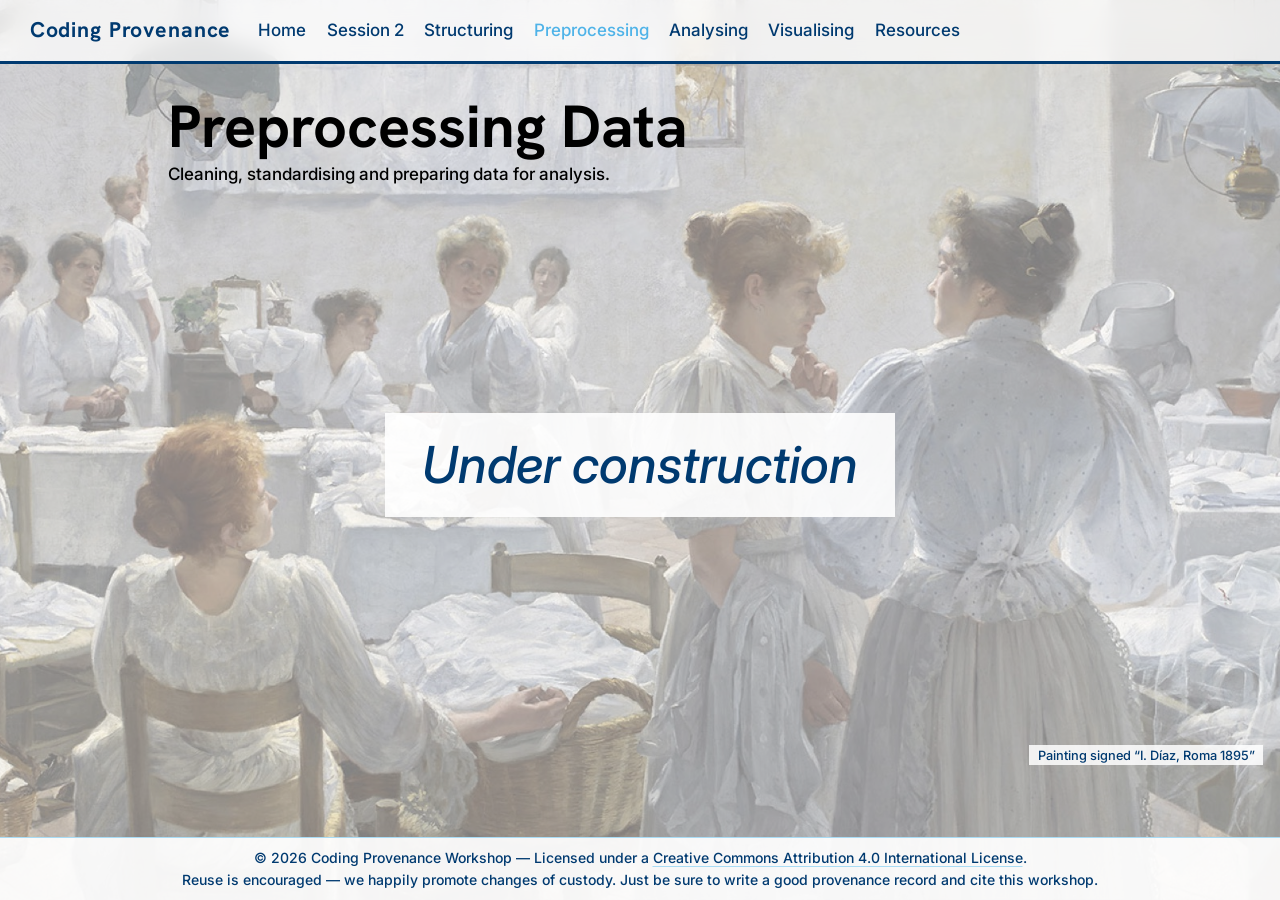
<file: preprocessing-data.html>
<!DOCTYPE html>
<html xmlns="http://www.w3.org/1999/xhtml" lang="en" xml:lang="en"><head>

<meta charset="utf-8">
<meta name="generator" content="quarto-1.7.31">

<meta name="viewport" content="width=device-width, initial-scale=1.0, user-scalable=yes">

<meta name="description" content="Cleaning, standardising and preparing data for analysis.">

<title>Preprocessing Data – Coding Provenance</title>
<style>
code{white-space: pre-wrap;}
span.smallcaps{font-variant: small-caps;}
div.columns{display: flex; gap: min(4vw, 1.5em);}
div.column{flex: auto; overflow-x: auto;}
div.hanging-indent{margin-left: 1.5em; text-indent: -1.5em;}
ul.task-list{list-style: none;}
ul.task-list li input[type="checkbox"] {
  width: 0.8em;
  margin: 0 0.8em 0.2em -1em; /* quarto-specific, see https://github.com/quarto-dev/quarto-cli/issues/4556 */ 
  vertical-align: middle;
}
</style>


<script src="site_libs/quarto-nav/quarto-nav.js"></script>
<script src="site_libs/quarto-nav/headroom.min.js"></script>
<script src="site_libs/clipboard/clipboard.min.js"></script>
<script src="site_libs/quarto-html/quarto.js" type="module"></script>
<script src="site_libs/quarto-html/tabsets/tabsets.js" type="module"></script>
<script src="site_libs/quarto-html/popper.min.js"></script>
<script src="site_libs/quarto-html/tippy.umd.min.js"></script>
<script src="site_libs/quarto-html/anchor.min.js"></script>
<link href="site_libs/quarto-html/tippy.css" rel="stylesheet">
<link href="site_libs/quarto-html/quarto-syntax-highlighting-e1a5c8363afafaef2c763b6775fbf3ca.css" rel="stylesheet" id="quarto-text-highlighting-styles">
<script src="site_libs/bootstrap/bootstrap.min.js"></script>
<link href="site_libs/bootstrap/bootstrap-icons.css" rel="stylesheet">
<link href="site_libs/bootstrap/bootstrap-b305670ef94c0602ac7fcde6bb80c743.min.css" rel="stylesheet" append-hash="true" id="quarto-bootstrap" data-mode="light">
<script id="quarto-search-options" type="application/json">{
  "language": {
    "search-no-results-text": "No results",
    "search-matching-documents-text": "matching documents",
    "search-copy-link-title": "Copy link to search",
    "search-hide-matches-text": "Hide additional matches",
    "search-more-match-text": "more match in this document",
    "search-more-matches-text": "more matches in this document",
    "search-clear-button-title": "Clear",
    "search-text-placeholder": "",
    "search-detached-cancel-button-title": "Cancel",
    "search-submit-button-title": "Submit",
    "search-label": "Search"
  }
}</script>


</head>

<body class="nav-fixed full-bg quarto-light">

<div id="quarto-search-results"></div>
  <header id="quarto-header" class="headroom fixed-top">
    <nav class="navbar navbar-expand-lg " data-bs-theme="dark">
      <div class="navbar-container container-fluid">
      <div class="navbar-brand-container mx-auto">
    <a class="navbar-brand" href="./index.html">
    <span class="navbar-title">Coding Provenance</span>
    </a>
  </div>
          <button class="navbar-toggler" type="button" data-bs-toggle="collapse" data-bs-target="#navbarCollapse" aria-controls="navbarCollapse" role="menu" aria-expanded="false" aria-label="Toggle navigation" onclick="if (window.quartoToggleHeadroom) { window.quartoToggleHeadroom(); }">
  <span class="navbar-toggler-icon"></span>
</button>
          <div class="collapse navbar-collapse" id="navbarCollapse">
            <ul class="navbar-nav navbar-nav-scroll me-auto">
  <li class="nav-item">
    <a class="nav-link" href="./index.html"> 
<span class="menu-text">Home</span></a>
  </li>  
  <li class="nav-item">
    <a class="nav-link" href="./second-session.html"> 
<span class="menu-text">Session 2</span></a>
  </li>  
  <li class="nav-item">
    <a class="nav-link" href="./structuring-data.html"> 
<span class="menu-text">Structuring</span></a>
  </li>  
  <li class="nav-item">
    <a class="nav-link active" href="./preprocessing-data.html" aria-current="page"> 
<span class="menu-text">Preprocessing</span></a>
  </li>  
  <li class="nav-item">
    <a class="nav-link" href="./analysing-data.html"> 
<span class="menu-text">Analysing</span></a>
  </li>  
  <li class="nav-item">
    <a class="nav-link" href="./visualising-data.html"> 
<span class="menu-text">Visualising</span></a>
  </li>  
  <li class="nav-item">
    <a class="nav-link" href="./resources.html"> 
<span class="menu-text">Resources</span></a>
  </li>  
</ul>
          </div> <!-- /navcollapse -->
            <div class="quarto-navbar-tools">
</div>
      </div> <!-- /container-fluid -->
    </nav>
</header>
<!-- content -->
<div id="quarto-content" class="quarto-container page-columns page-rows-contents page-layout-article page-navbar">
<!-- sidebar -->
<!-- margin-sidebar -->
    <div id="quarto-margin-sidebar" class="sidebar margin-sidebar zindex-bottom">
        
    </div>
<!-- main -->
<main class="content" id="quarto-document-content">

<header id="title-block-header" class="quarto-title-block default">
<div class="quarto-title">
<h1 class="title">Preprocessing Data</h1>
</div>

<div>
  <div class="description">
    Cleaning, standardising and preparing data for analysis.
  </div>
</div>


<div class="quarto-title-meta">

    
  
    
  </div>
  


</header>


<div class="under-construction with-image" style="background-image: url('images/preprocessing-bg.jpg');">
<p><span class="uc-label">Under construction</span></p>
<p><span class="uc-credit">Painting signed “I. Díaz, Roma 1895”</span></p>
</div>
<!-- Page template: delete the comment markers when you are ready to add content

## Introduction

*Explain the purpose of this step in the workflow.*

## Key concepts

- Concept 1
- Concept 2

## Example

```r
# Add example code here
```

## Exercises

1. *Exercise description*

## Further reading

*See also [Bibliography & Resources](resources.qmd).*

-->



<a onclick="window.scrollTo(0, 0); return false;" role="button" id="quarto-back-to-top"><i class="bi bi-arrow-up"></i> Back to top</a></main> <!-- /main -->
<script id="quarto-html-after-body" type="application/javascript">
  window.document.addEventListener("DOMContentLoaded", function (event) {
    const icon = "";
    const anchorJS = new window.AnchorJS();
    anchorJS.options = {
      placement: 'right',
      icon: icon
    };
    anchorJS.add('.anchored');
    const isCodeAnnotation = (el) => {
      for (const clz of el.classList) {
        if (clz.startsWith('code-annotation-')) {                     
          return true;
        }
      }
      return false;
    }
    const onCopySuccess = function(e) {
      // button target
      const button = e.trigger;
      // don't keep focus
      button.blur();
      // flash "checked"
      button.classList.add('code-copy-button-checked');
      var currentTitle = button.getAttribute("title");
      button.setAttribute("title", "Copied!");
      let tooltip;
      if (window.bootstrap) {
        button.setAttribute("data-bs-toggle", "tooltip");
        button.setAttribute("data-bs-placement", "left");
        button.setAttribute("data-bs-title", "Copied!");
        tooltip = new bootstrap.Tooltip(button, 
          { trigger: "manual", 
            customClass: "code-copy-button-tooltip",
            offset: [0, -8]});
        tooltip.show();    
      }
      setTimeout(function() {
        if (tooltip) {
          tooltip.hide();
          button.removeAttribute("data-bs-title");
          button.removeAttribute("data-bs-toggle");
          button.removeAttribute("data-bs-placement");
        }
        button.setAttribute("title", currentTitle);
        button.classList.remove('code-copy-button-checked');
      }, 1000);
      // clear code selection
      e.clearSelection();
    }
    const getTextToCopy = function(trigger) {
        const codeEl = trigger.previousElementSibling.cloneNode(true);
        for (const childEl of codeEl.children) {
          if (isCodeAnnotation(childEl)) {
            childEl.remove();
          }
        }
        return codeEl.innerText;
    }
    const clipboard = new window.ClipboardJS('.code-copy-button:not([data-in-quarto-modal])', {
      text: getTextToCopy
    });
    clipboard.on('success', onCopySuccess);
    if (window.document.getElementById('quarto-embedded-source-code-modal')) {
      const clipboardModal = new window.ClipboardJS('.code-copy-button[data-in-quarto-modal]', {
        text: getTextToCopy,
        container: window.document.getElementById('quarto-embedded-source-code-modal')
      });
      clipboardModal.on('success', onCopySuccess);
    }
      var localhostRegex = new RegExp(/^(?:http|https):\/\/localhost\:?[0-9]*\//);
      var mailtoRegex = new RegExp(/^mailto:/);
        var filterRegex = new RegExp("https:\/\/barbararomero\.github\.io\/codingprovenance2\/");
      var isInternal = (href) => {
          return filterRegex.test(href) || localhostRegex.test(href) || mailtoRegex.test(href);
      }
      // Inspect non-navigation links and adorn them if external
     var links = window.document.querySelectorAll('a[href]:not(.nav-link):not(.navbar-brand):not(.toc-action):not(.sidebar-link):not(.sidebar-item-toggle):not(.pagination-link):not(.no-external):not([aria-hidden]):not(.dropdown-item):not(.quarto-navigation-tool):not(.about-link)');
      for (var i=0; i<links.length; i++) {
        const link = links[i];
        if (!isInternal(link.href)) {
          // undo the damage that might have been done by quarto-nav.js in the case of
          // links that we want to consider external
          if (link.dataset.originalHref !== undefined) {
            link.href = link.dataset.originalHref;
          }
        }
      }
    function tippyHover(el, contentFn, onTriggerFn, onUntriggerFn) {
      const config = {
        allowHTML: true,
        maxWidth: 500,
        delay: 100,
        arrow: false,
        appendTo: function(el) {
            return el.parentElement;
        },
        interactive: true,
        interactiveBorder: 10,
        theme: 'quarto',
        placement: 'bottom-start',
      };
      if (contentFn) {
        config.content = contentFn;
      }
      if (onTriggerFn) {
        config.onTrigger = onTriggerFn;
      }
      if (onUntriggerFn) {
        config.onUntrigger = onUntriggerFn;
      }
      window.tippy(el, config); 
    }
    const noterefs = window.document.querySelectorAll('a[role="doc-noteref"]');
    for (var i=0; i<noterefs.length; i++) {
      const ref = noterefs[i];
      tippyHover(ref, function() {
        // use id or data attribute instead here
        let href = ref.getAttribute('data-footnote-href') || ref.getAttribute('href');
        try { href = new URL(href).hash; } catch {}
        const id = href.replace(/^#\/?/, "");
        const note = window.document.getElementById(id);
        if (note) {
          return note.innerHTML;
        } else {
          return "";
        }
      });
    }
    const xrefs = window.document.querySelectorAll('a.quarto-xref');
    const processXRef = (id, note) => {
      // Strip column container classes
      const stripColumnClz = (el) => {
        el.classList.remove("page-full", "page-columns");
        if (el.children) {
          for (const child of el.children) {
            stripColumnClz(child);
          }
        }
      }
      stripColumnClz(note)
      if (id === null || id.startsWith('sec-')) {
        // Special case sections, only their first couple elements
        const container = document.createElement("div");
        if (note.children && note.children.length > 2) {
          container.appendChild(note.children[0].cloneNode(true));
          for (let i = 1; i < note.children.length; i++) {
            const child = note.children[i];
            if (child.tagName === "P" && child.innerText === "") {
              continue;
            } else {
              container.appendChild(child.cloneNode(true));
              break;
            }
          }
          if (window.Quarto?.typesetMath) {
            window.Quarto.typesetMath(container);
          }
          return container.innerHTML
        } else {
          if (window.Quarto?.typesetMath) {
            window.Quarto.typesetMath(note);
          }
          return note.innerHTML;
        }
      } else {
        // Remove any anchor links if they are present
        const anchorLink = note.querySelector('a.anchorjs-link');
        if (anchorLink) {
          anchorLink.remove();
        }
        if (window.Quarto?.typesetMath) {
          window.Quarto.typesetMath(note);
        }
        if (note.classList.contains("callout")) {
          return note.outerHTML;
        } else {
          return note.innerHTML;
        }
      }
    }
    for (var i=0; i<xrefs.length; i++) {
      const xref = xrefs[i];
      tippyHover(xref, undefined, function(instance) {
        instance.disable();
        let url = xref.getAttribute('href');
        let hash = undefined; 
        if (url.startsWith('#')) {
          hash = url;
        } else {
          try { hash = new URL(url).hash; } catch {}
        }
        if (hash) {
          const id = hash.replace(/^#\/?/, "");
          const note = window.document.getElementById(id);
          if (note !== null) {
            try {
              const html = processXRef(id, note.cloneNode(true));
              instance.setContent(html);
            } finally {
              instance.enable();
              instance.show();
            }
          } else {
            // See if we can fetch this
            fetch(url.split('#')[0])
            .then(res => res.text())
            .then(html => {
              const parser = new DOMParser();
              const htmlDoc = parser.parseFromString(html, "text/html");
              const note = htmlDoc.getElementById(id);
              if (note !== null) {
                const html = processXRef(id, note);
                instance.setContent(html);
              } 
            }).finally(() => {
              instance.enable();
              instance.show();
            });
          }
        } else {
          // See if we can fetch a full url (with no hash to target)
          // This is a special case and we should probably do some content thinning / targeting
          fetch(url)
          .then(res => res.text())
          .then(html => {
            const parser = new DOMParser();
            const htmlDoc = parser.parseFromString(html, "text/html");
            const note = htmlDoc.querySelector('main.content');
            if (note !== null) {
              // This should only happen for chapter cross references
              // (since there is no id in the URL)
              // remove the first header
              if (note.children.length > 0 && note.children[0].tagName === "HEADER") {
                note.children[0].remove();
              }
              const html = processXRef(null, note);
              instance.setContent(html);
            } 
          }).finally(() => {
            instance.enable();
            instance.show();
          });
        }
      }, function(instance) {
      });
    }
        let selectedAnnoteEl;
        const selectorForAnnotation = ( cell, annotation) => {
          let cellAttr = 'data-code-cell="' + cell + '"';
          let lineAttr = 'data-code-annotation="' +  annotation + '"';
          const selector = 'span[' + cellAttr + '][' + lineAttr + ']';
          return selector;
        }
        const selectCodeLines = (annoteEl) => {
          const doc = window.document;
          const targetCell = annoteEl.getAttribute("data-target-cell");
          const targetAnnotation = annoteEl.getAttribute("data-target-annotation");
          const annoteSpan = window.document.querySelector(selectorForAnnotation(targetCell, targetAnnotation));
          const lines = annoteSpan.getAttribute("data-code-lines").split(",");
          const lineIds = lines.map((line) => {
            return targetCell + "-" + line;
          })
          let top = null;
          let height = null;
          let parent = null;
          if (lineIds.length > 0) {
              //compute the position of the single el (top and bottom and make a div)
              const el = window.document.getElementById(lineIds[0]);
              top = el.offsetTop;
              height = el.offsetHeight;
              parent = el.parentElement.parentElement;
            if (lineIds.length > 1) {
              const lastEl = window.document.getElementById(lineIds[lineIds.length - 1]);
              const bottom = lastEl.offsetTop + lastEl.offsetHeight;
              height = bottom - top;
            }
            if (top !== null && height !== null && parent !== null) {
              // cook up a div (if necessary) and position it 
              let div = window.document.getElementById("code-annotation-line-highlight");
              if (div === null) {
                div = window.document.createElement("div");
                div.setAttribute("id", "code-annotation-line-highlight");
                div.style.position = 'absolute';
                parent.appendChild(div);
              }
              div.style.top = top - 2 + "px";
              div.style.height = height + 4 + "px";
              div.style.left = 0;
              let gutterDiv = window.document.getElementById("code-annotation-line-highlight-gutter");
              if (gutterDiv === null) {
                gutterDiv = window.document.createElement("div");
                gutterDiv.setAttribute("id", "code-annotation-line-highlight-gutter");
                gutterDiv.style.position = 'absolute';
                const codeCell = window.document.getElementById(targetCell);
                const gutter = codeCell.querySelector('.code-annotation-gutter');
                gutter.appendChild(gutterDiv);
              }
              gutterDiv.style.top = top - 2 + "px";
              gutterDiv.style.height = height + 4 + "px";
            }
            selectedAnnoteEl = annoteEl;
          }
        };
        const unselectCodeLines = () => {
          const elementsIds = ["code-annotation-line-highlight", "code-annotation-line-highlight-gutter"];
          elementsIds.forEach((elId) => {
            const div = window.document.getElementById(elId);
            if (div) {
              div.remove();
            }
          });
          selectedAnnoteEl = undefined;
        };
          // Handle positioning of the toggle
      window.addEventListener(
        "resize",
        throttle(() => {
          elRect = undefined;
          if (selectedAnnoteEl) {
            selectCodeLines(selectedAnnoteEl);
          }
        }, 10)
      );
      function throttle(fn, ms) {
      let throttle = false;
      let timer;
        return (...args) => {
          if(!throttle) { // first call gets through
              fn.apply(this, args);
              throttle = true;
          } else { // all the others get throttled
              if(timer) clearTimeout(timer); // cancel #2
              timer = setTimeout(() => {
                fn.apply(this, args);
                timer = throttle = false;
              }, ms);
          }
        };
      }
        // Attach click handler to the DT
        const annoteDls = window.document.querySelectorAll('dt[data-target-cell]');
        for (const annoteDlNode of annoteDls) {
          annoteDlNode.addEventListener('click', (event) => {
            const clickedEl = event.target;
            if (clickedEl !== selectedAnnoteEl) {
              unselectCodeLines();
              const activeEl = window.document.querySelector('dt[data-target-cell].code-annotation-active');
              if (activeEl) {
                activeEl.classList.remove('code-annotation-active');
              }
              selectCodeLines(clickedEl);
              clickedEl.classList.add('code-annotation-active');
            } else {
              // Unselect the line
              unselectCodeLines();
              clickedEl.classList.remove('code-annotation-active');
            }
          });
        }
    const findCites = (el) => {
      const parentEl = el.parentElement;
      if (parentEl) {
        const cites = parentEl.dataset.cites;
        if (cites) {
          return {
            el,
            cites: cites.split(' ')
          };
        } else {
          return findCites(el.parentElement)
        }
      } else {
        return undefined;
      }
    };
    var bibliorefs = window.document.querySelectorAll('a[role="doc-biblioref"]');
    for (var i=0; i<bibliorefs.length; i++) {
      const ref = bibliorefs[i];
      const citeInfo = findCites(ref);
      if (citeInfo) {
        tippyHover(citeInfo.el, function() {
          var popup = window.document.createElement('div');
          citeInfo.cites.forEach(function(cite) {
            var citeDiv = window.document.createElement('div');
            citeDiv.classList.add('hanging-indent');
            citeDiv.classList.add('csl-entry');
            var biblioDiv = window.document.getElementById('ref-' + cite);
            if (biblioDiv) {
              citeDiv.innerHTML = biblioDiv.innerHTML;
            }
            popup.appendChild(citeDiv);
          });
          return popup.innerHTML;
        });
      }
    }
  });
  </script>
</div> <!-- /content -->
<footer class="footer">
  <div class="nav-footer">
    <div class="nav-footer-left">
      &nbsp;
    </div>   
    <div class="nav-footer-center">
<p>© 2026 Coding Provenance Workshop — Licensed under a <a href="https://creativecommons.org/licenses/by/4.0/">Creative Commons Attribution 4.0 International License</a>.<br> Reuse is encouraged — we happily promote changes of custody. Just be sure to write a good provenance record and cite this workshop.</p>
</div>
    <div class="nav-footer-right">
      &nbsp;
    </div>
  </div>
</footer>




</body></html>
</file>
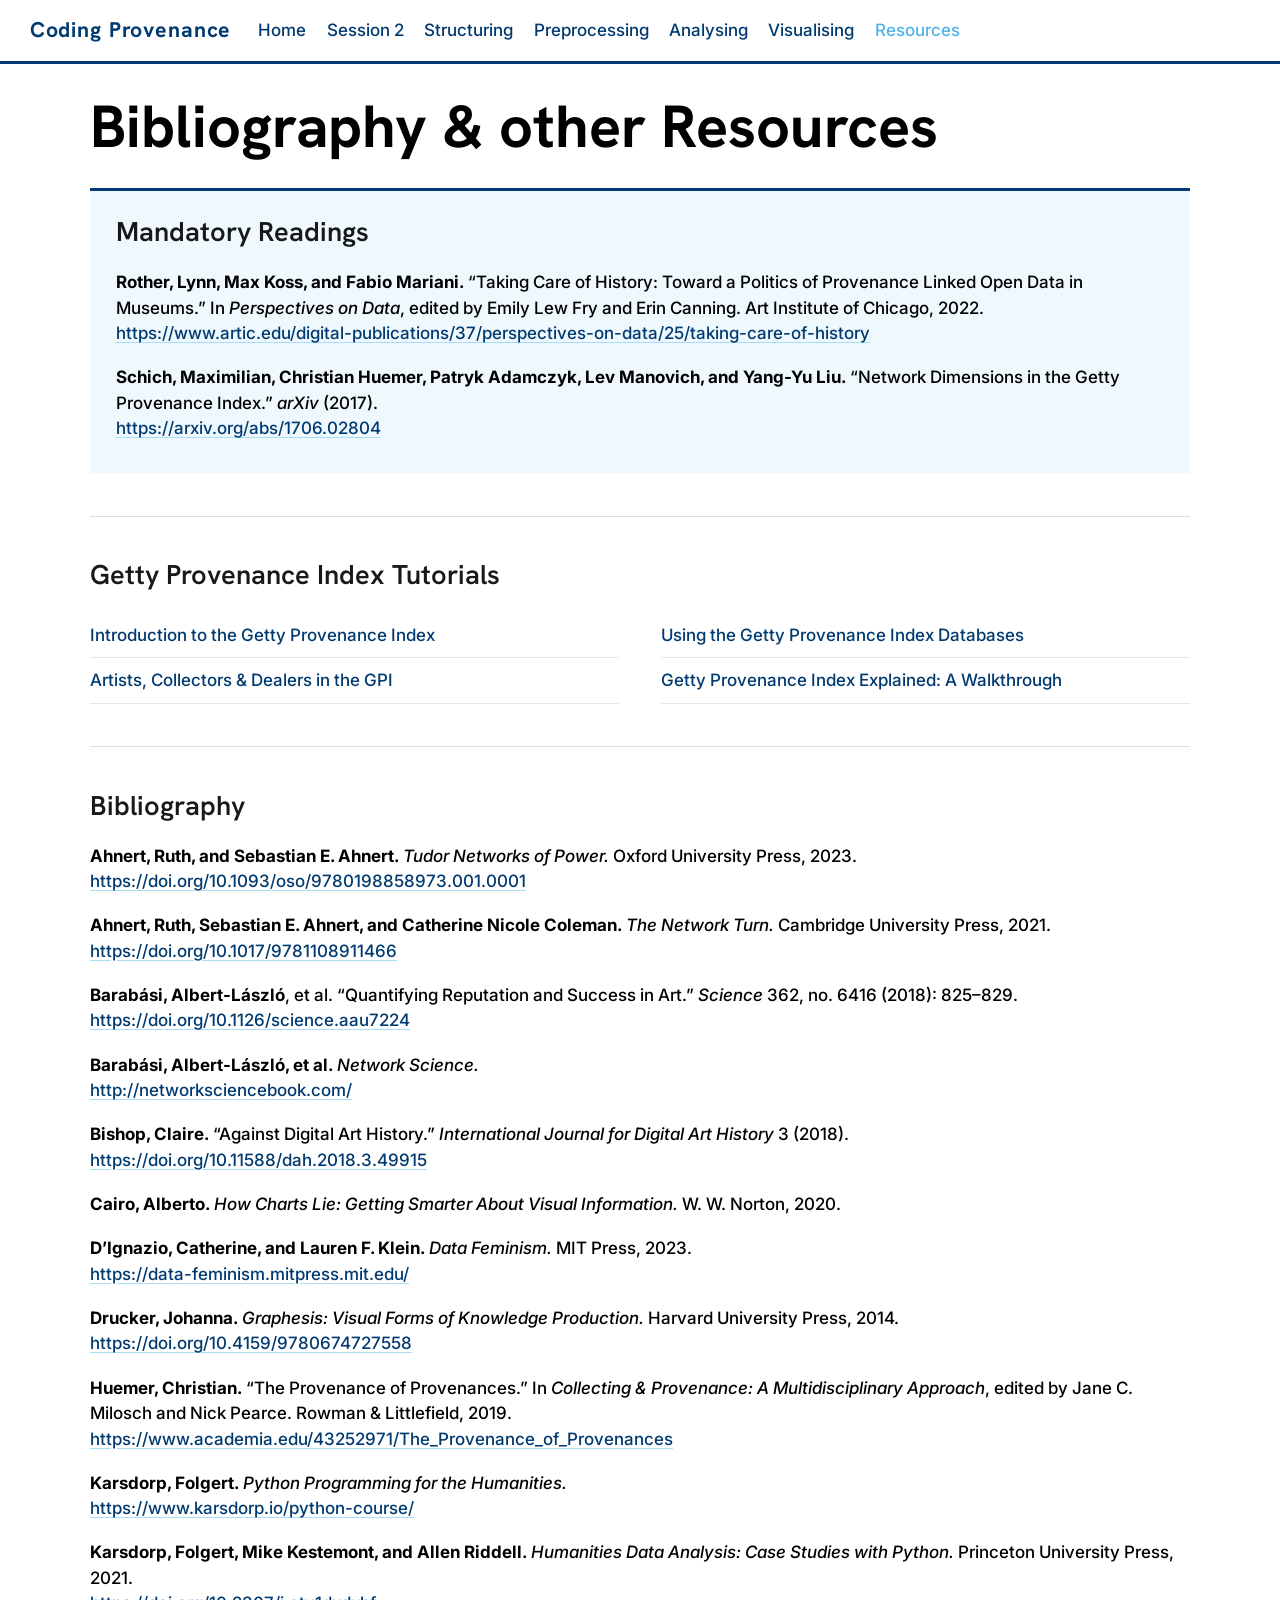
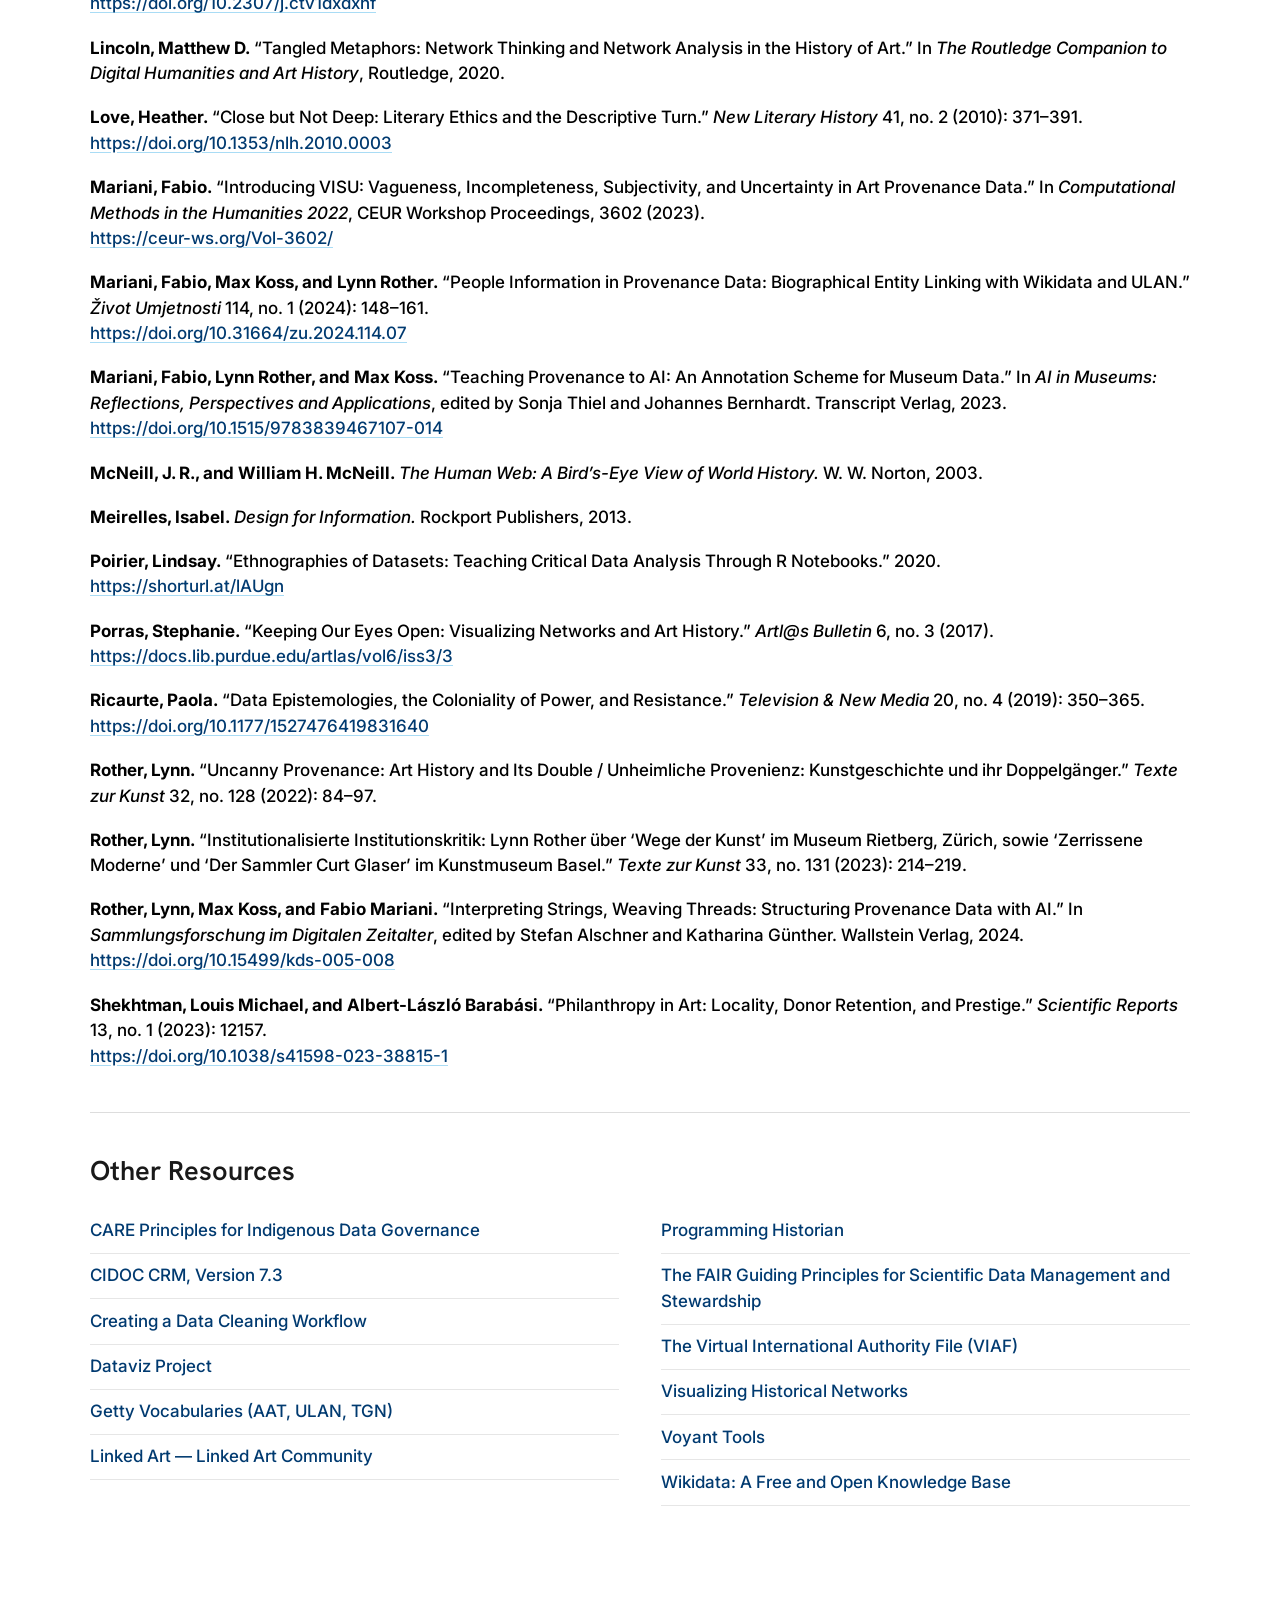
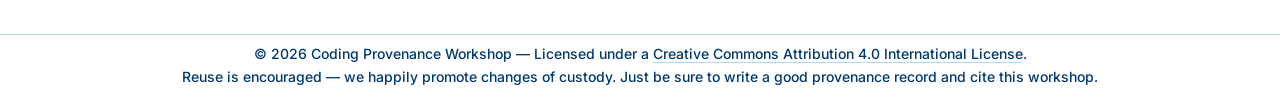
<file: resources.html>
<!DOCTYPE html>
<html xmlns="http://www.w3.org/1999/xhtml" lang="en" xml:lang="en"><head>

<meta charset="utf-8">
<meta name="generator" content="quarto-1.7.31">

<meta name="viewport" content="width=device-width, initial-scale=1.0, user-scalable=yes">


<title>Bibliography &amp; other Resources – Coding Provenance</title>
<style>
code{white-space: pre-wrap;}
span.smallcaps{font-variant: small-caps;}
div.columns{display: flex; gap: min(4vw, 1.5em);}
div.column{flex: auto; overflow-x: auto;}
div.hanging-indent{margin-left: 1.5em; text-indent: -1.5em;}
ul.task-list{list-style: none;}
ul.task-list li input[type="checkbox"] {
  width: 0.8em;
  margin: 0 0.8em 0.2em -1em; /* quarto-specific, see https://github.com/quarto-dev/quarto-cli/issues/4556 */ 
  vertical-align: middle;
}
</style>


<script src="site_libs/quarto-nav/quarto-nav.js"></script>
<script src="site_libs/quarto-nav/headroom.min.js"></script>
<script src="site_libs/clipboard/clipboard.min.js"></script>
<script src="site_libs/quarto-html/quarto.js" type="module"></script>
<script src="site_libs/quarto-html/tabsets/tabsets.js" type="module"></script>
<script src="site_libs/quarto-html/popper.min.js"></script>
<script src="site_libs/quarto-html/tippy.umd.min.js"></script>
<script src="site_libs/quarto-html/anchor.min.js"></script>
<link href="site_libs/quarto-html/tippy.css" rel="stylesheet">
<link href="site_libs/quarto-html/quarto-syntax-highlighting-e1a5c8363afafaef2c763b6775fbf3ca.css" rel="stylesheet" id="quarto-text-highlighting-styles">
<script src="site_libs/bootstrap/bootstrap.min.js"></script>
<link href="site_libs/bootstrap/bootstrap-icons.css" rel="stylesheet">
<link href="site_libs/bootstrap/bootstrap-b305670ef94c0602ac7fcde6bb80c743.min.css" rel="stylesheet" append-hash="true" id="quarto-bootstrap" data-mode="light">
<script id="quarto-search-options" type="application/json">{
  "language": {
    "search-no-results-text": "No results",
    "search-matching-documents-text": "matching documents",
    "search-copy-link-title": "Copy link to search",
    "search-hide-matches-text": "Hide additional matches",
    "search-more-match-text": "more match in this document",
    "search-more-matches-text": "more matches in this document",
    "search-clear-button-title": "Clear",
    "search-text-placeholder": "",
    "search-detached-cancel-button-title": "Cancel",
    "search-submit-button-title": "Submit",
    "search-label": "Search"
  }
}</script>


</head>

<body class="nav-fixed resources-body quarto-light">

<div id="quarto-search-results"></div>
  <header id="quarto-header" class="headroom fixed-top">
    <nav class="navbar navbar-expand-lg " data-bs-theme="dark">
      <div class="navbar-container container-fluid">
      <div class="navbar-brand-container mx-auto">
    <a class="navbar-brand" href="./index.html">
    <span class="navbar-title">Coding Provenance</span>
    </a>
  </div>
          <button class="navbar-toggler" type="button" data-bs-toggle="collapse" data-bs-target="#navbarCollapse" aria-controls="navbarCollapse" role="menu" aria-expanded="false" aria-label="Toggle navigation" onclick="if (window.quartoToggleHeadroom) { window.quartoToggleHeadroom(); }">
  <span class="navbar-toggler-icon"></span>
</button>
          <div class="collapse navbar-collapse" id="navbarCollapse">
            <ul class="navbar-nav navbar-nav-scroll me-auto">
  <li class="nav-item">
    <a class="nav-link" href="./index.html"> 
<span class="menu-text">Home</span></a>
  </li>  
  <li class="nav-item">
    <a class="nav-link" href="./second-session.html"> 
<span class="menu-text">Session 2</span></a>
  </li>  
  <li class="nav-item">
    <a class="nav-link" href="./structuring-data.html"> 
<span class="menu-text">Structuring</span></a>
  </li>  
  <li class="nav-item">
    <a class="nav-link" href="./preprocessing-data.html"> 
<span class="menu-text">Preprocessing</span></a>
  </li>  
  <li class="nav-item">
    <a class="nav-link" href="./analysing-data.html"> 
<span class="menu-text">Analysing</span></a>
  </li>  
  <li class="nav-item">
    <a class="nav-link" href="./visualising-data.html"> 
<span class="menu-text">Visualising</span></a>
  </li>  
  <li class="nav-item">
    <a class="nav-link active" href="./resources.html" aria-current="page"> 
<span class="menu-text">Resources</span></a>
  </li>  
</ul>
          </div> <!-- /navcollapse -->
            <div class="quarto-navbar-tools">
</div>
      </div> <!-- /container-fluid -->
    </nav>
</header>
<!-- content -->
<div id="quarto-content" class="quarto-container page-columns page-rows-contents page-layout-full page-navbar">
<!-- sidebar -->
<!-- margin-sidebar -->
    
<!-- main -->
<main class="content column-page" id="quarto-document-content">

<header id="title-block-header" class="quarto-title-block default">
<div class="quarto-title">
<h1 class="title">Bibliography &amp; other Resources</h1>
</div>



<div class="quarto-title-meta column-page">

    
  
    
  </div>
  


</header>


<div class="resources-page">
<section id="mandatory-readings" class="level3 readings-box">
<h3 class="anchored" data-anchor-id="mandatory-readings">Mandatory Readings</h3>
<p><strong>Rother, Lynn, Max Koss, and Fabio Mariani.</strong> “Taking Care of History: Toward a Politics of Provenance Linked Open Data in Museums.” In <em>Perspectives on Data</em>, edited by Emily Lew Fry and Erin Canning. Art Institute of Chicago, 2022.<br>
<a href="https://www.artic.edu/digital-publications/37/perspectives-on-data/25/taking-care-of-history" class="uri">https://www.artic.edu/digital-publications/37/perspectives-on-data/25/taking-care-of-history</a></p>
<p><strong>Schich, Maximilian, Christian Huemer, Patryk Adamczyk, Lev Manovich, and Yang-Yu Liu.</strong> “Network Dimensions in the Getty Provenance Index.” <em>arXiv</em> (2017).<br>
<a href="https://arxiv.org/abs/1706.02804" class="uri">https://arxiv.org/abs/1706.02804</a></p>
</section>
<hr>
<section id="getty-provenance-index-tutorials" class="level3">
<h3 class="anchored" data-anchor-id="getty-provenance-index-tutorials">Getty Provenance Index Tutorials</h3>
<div class="link-list">
<ul>
<li><a href="https://www.youtube.com/watch?v=2Z1tyMOE6IE">Introduction to the Getty Provenance Index</a></li>
<li><a href="https://www.youtube.com/watch?v=0488ZcOHEEM">Artists, Collectors &amp; Dealers in the GPI</a></li>
<li><a href="https://www.youtube.com/watch?v=mftR73PxldI">Using the Getty Provenance Index Databases</a></li>
<li><a href="https://www.youtube.com/watch?v=RFvYS_5HrfI">Getty Provenance Index Explained: A Walkthrough</a></li>
</ul>
</div>
<hr>
</section>
<section id="bibliography" class="level3">
<h3 class="anchored" data-anchor-id="bibliography">Bibliography</h3>
<p><strong>Ahnert, Ruth, and Sebastian E. Ahnert.</strong> <em>Tudor Networks of Power.</em> Oxford University Press, 2023.<br>
<a href="https://doi.org/10.1093/oso/9780198858973.001.0001" class="uri">https://doi.org/10.1093/oso/9780198858973.001.0001</a></p>
<p><strong>Ahnert, Ruth, Sebastian E. Ahnert, and Catherine Nicole Coleman.</strong> <em>The Network Turn.</em> Cambridge University Press, 2021.<br>
<a href="https://doi.org/10.1017/9781108911466" class="uri">https://doi.org/10.1017/9781108911466</a></p>
<p><strong>Barabási, Albert-László</strong>, et al.&nbsp;“Quantifying Reputation and Success in Art.” <em>Science</em> 362, no. 6416 (2018): 825–829.<br>
<a href="https://doi.org/10.1126/science.aau7224" class="uri">https://doi.org/10.1126/science.aau7224</a></p>
<p><strong>Barabási, Albert-László, et al.</strong> <em>Network Science.</em><br>
<a href="http://networksciencebook.com/" class="uri">http://networksciencebook.com/</a></p>
<p><strong>Bishop, Claire.</strong> “Against Digital Art History.” <em>International Journal for Digital Art History</em> 3 (2018).<br>
<a href="https://doi.org/10.11588/dah.2018.3.49915" class="uri">https://doi.org/10.11588/dah.2018.3.49915</a></p>
<p><strong>Cairo, Alberto.</strong> <em>How Charts Lie: Getting Smarter About Visual Information.</em> W. W. Norton, 2020.</p>
<p><strong>D’Ignazio, Catherine, and Lauren F. Klein.</strong> <em>Data Feminism.</em> MIT Press, 2023.<br>
<a href="https://data-feminism.mitpress.mit.edu/" class="uri">https://data-feminism.mitpress.mit.edu/</a></p>
<p><strong>Drucker, Johanna.</strong> <em>Graphesis: Visual Forms of Knowledge Production.</em> Harvard University Press, 2014.<br>
<a href="https://doi.org/10.4159/9780674727558" class="uri">https://doi.org/10.4159/9780674727558</a></p>
<p><strong>Huemer, Christian.</strong> “The Provenance of Provenances.” In <em>Collecting &amp; Provenance: A Multidisciplinary Approach</em>, edited by Jane C. Milosch and Nick Pearce. Rowman &amp; Littlefield, 2019.<br>
<a href="https://www.academia.edu/43252971/The_Provenance_of_Provenances" class="uri">https://www.academia.edu/43252971/The_Provenance_of_Provenances</a></p>
<p><strong>Karsdorp, Folgert.</strong> <em>Python Programming for the Humanities.</em><br>
<a href="https://www.karsdorp.io/python-course/" class="uri">https://www.karsdorp.io/python-course/</a></p>
<p><strong>Karsdorp, Folgert, Mike Kestemont, and Allen Riddell.</strong> <em>Humanities Data Analysis: Case Studies with Python.</em> Princeton University Press, 2021.<br>
<a href="https://doi.org/10.2307/j.ctv1dxdxhf" class="uri">https://doi.org/10.2307/j.ctv1dxdxhf</a></p>
<p><strong>Lincoln, Matthew D.</strong> “Tangled Metaphors: Network Thinking and Network Analysis in the History of Art.” In <em>The Routledge Companion to Digital Humanities and Art History</em>, Routledge, 2020.</p>
<p><strong>Love, Heather.</strong> “Close but Not Deep: Literary Ethics and the Descriptive Turn.” <em>New Literary History</em> 41, no. 2 (2010): 371–391.<br>
<a href="https://doi.org/10.1353/nlh.2010.0003" class="uri">https://doi.org/10.1353/nlh.2010.0003</a></p>
<p><strong>Mariani, Fabio.</strong> “Introducing VISU: Vagueness, Incompleteness, Subjectivity, and Uncertainty in Art Provenance Data.” In <em>Computational Methods in the Humanities 2022</em>, CEUR Workshop Proceedings, 3602 (2023).<br>
<a href="https://ceur-ws.org/Vol-3602/" class="uri">https://ceur-ws.org/Vol-3602/</a></p>
<p><strong>Mariani, Fabio, Max Koss, and Lynn Rother.</strong> “People Information in Provenance Data: Biographical Entity Linking with Wikidata and ULAN.” <em>Život Umjetnosti</em> 114, no. 1 (2024): 148–161.<br>
<a href="https://doi.org/10.31664/zu.2024.114.07" class="uri">https://doi.org/10.31664/zu.2024.114.07</a></p>
<p><strong>Mariani, Fabio, Lynn Rother, and Max Koss.</strong> “Teaching Provenance to AI: An Annotation Scheme for Museum Data.” In <em>AI in Museums: Reflections, Perspectives and Applications</em>, edited by Sonja Thiel and Johannes Bernhardt. Transcript Verlag, 2023.<br>
<a href="https://doi.org/10.1515/9783839467107-014" class="uri">https://doi.org/10.1515/9783839467107-014</a></p>
<p><strong>McNeill, J. R., and William H. McNeill.</strong> <em>The Human Web: A Bird’s-Eye View of World History.</em> W. W. Norton, 2003.</p>
<p><strong>Meirelles, Isabel.</strong> <em>Design for Information.</em> Rockport Publishers, 2013.</p>
<p><strong>Poirier, Lindsay.</strong> “Ethnographies of Datasets: Teaching Critical Data Analysis Through R Notebooks.” 2020.<br>
<a href="https://shorturl.at/lAUgn" class="uri">https://shorturl.at/lAUgn</a></p>
<p><strong>Porras, Stephanie.</strong> “Keeping Our Eyes Open: Visualizing Networks and Art History.” <em>Artl@s Bulletin</em> 6, no. 3 (2017).<br>
<a href="https://docs.lib.purdue.edu/artlas/vol6/iss3/3" class="uri">https://docs.lib.purdue.edu/artlas/vol6/iss3/3</a></p>
<p><strong>Ricaurte, Paola.</strong> “Data Epistemologies, the Coloniality of Power, and Resistance.” <em>Television &amp; New Media</em> 20, no. 4 (2019): 350–365.<br>
<a href="https://doi.org/10.1177/1527476419831640" class="uri">https://doi.org/10.1177/1527476419831640</a></p>
<p><strong>Rother, Lynn.</strong> “Uncanny Provenance: Art History and Its Double / Unheimliche Provenienz: Kunstgeschichte und ihr Doppelgänger.” <em>Texte zur Kunst</em> 32, no. 128 (2022): 84–97.</p>
<p><strong>Rother, Lynn.</strong> “Institutionalisierte Institutionskritik: Lynn Rother über ‘Wege der Kunst’ im Museum Rietberg, Zürich, sowie ‘Zerrissene Moderne’ und ‘Der Sammler Curt Glaser’ im Kunstmuseum Basel.” <em>Texte zur Kunst</em> 33, no. 131 (2023): 214–219.</p>
<p><strong>Rother, Lynn, Max Koss, and Fabio Mariani.</strong> “Interpreting Strings, Weaving Threads: Structuring Provenance Data with AI.” In <em>Sammlungsforschung im Digitalen Zeitalter</em>, edited by Stefan Alschner and Katharina Günther. Wallstein Verlag, 2024.<br>
<a href="https://doi.org/10.15499/kds-005-008" class="uri">https://doi.org/10.15499/kds-005-008</a></p>
<p><strong>Shekhtman, Louis Michael, and Albert-László Barabási.</strong> “Philanthropy in Art: Locality, Donor Retention, and Prestige.” <em>Scientific Reports</em> 13, no. 1 (2023): 12157.<br>
<a href="https://doi.org/10.1038/s41598-023-38815-1" class="uri">https://doi.org/10.1038/s41598-023-38815-1</a></p>
<hr>
</section>
<section id="other-resources" class="level3">
<h3 class="anchored" data-anchor-id="other-resources">Other Resources</h3>
<div class="link-list">
<ul>
<li><a href="https://www.gida-global.org/care">CARE Principles for Indigenous Data Governance</a></li>
<li><a href="https://cidoc-crm.org/Version/version-7.3">CIDOC CRM, Version 7.3</a></li>
<li><a href="https://cghlewis.com/blog/data_clean_02/">Creating a Data Cleaning Workflow</a></li>
<li><a href="https://datavizproject.com/">Dataviz Project</a></li>
<li><a href="https://www.getty.edu/research/tools/vocabularies/">Getty Vocabularies (AAT, ULAN, TGN)</a></li>
<li><a href="https://linked.art/">Linked Art — Linked Art Community</a></li>
<li><a href="https://programminghistorian.org/">Programming Historian</a></li>
<li><a href="https://doi.org/10.1038/sdata.2016.18">The FAIR Guiding Principles for Scientific Data Management and Stewardship</a></li>
<li><a href="https://viaf.org/en">The Virtual International Authority File (VIAF)</a></li>
<li><a href="https://histecon.fas.harvard.edu/visualizing/">Visualizing Historical Networks</a></li>
<li><a href="https://voyant-tools.org/">Voyant Tools</a></li>
<li><a href="https://www.wikidata.org/">Wikidata: A Free and Open Knowledge Base</a></li>
</ul>
</div>
</section>
</div>



<a onclick="window.scrollTo(0, 0); return false;" role="button" id="quarto-back-to-top"><i class="bi bi-arrow-up"></i> Back to top</a></main> <!-- /main -->
<script id="quarto-html-after-body" type="application/javascript">
  window.document.addEventListener("DOMContentLoaded", function (event) {
    const icon = "";
    const anchorJS = new window.AnchorJS();
    anchorJS.options = {
      placement: 'right',
      icon: icon
    };
    anchorJS.add('.anchored');
    const isCodeAnnotation = (el) => {
      for (const clz of el.classList) {
        if (clz.startsWith('code-annotation-')) {                     
          return true;
        }
      }
      return false;
    }
    const onCopySuccess = function(e) {
      // button target
      const button = e.trigger;
      // don't keep focus
      button.blur();
      // flash "checked"
      button.classList.add('code-copy-button-checked');
      var currentTitle = button.getAttribute("title");
      button.setAttribute("title", "Copied!");
      let tooltip;
      if (window.bootstrap) {
        button.setAttribute("data-bs-toggle", "tooltip");
        button.setAttribute("data-bs-placement", "left");
        button.setAttribute("data-bs-title", "Copied!");
        tooltip = new bootstrap.Tooltip(button, 
          { trigger: "manual", 
            customClass: "code-copy-button-tooltip",
            offset: [0, -8]});
        tooltip.show();    
      }
      setTimeout(function() {
        if (tooltip) {
          tooltip.hide();
          button.removeAttribute("data-bs-title");
          button.removeAttribute("data-bs-toggle");
          button.removeAttribute("data-bs-placement");
        }
        button.setAttribute("title", currentTitle);
        button.classList.remove('code-copy-button-checked');
      }, 1000);
      // clear code selection
      e.clearSelection();
    }
    const getTextToCopy = function(trigger) {
        const codeEl = trigger.previousElementSibling.cloneNode(true);
        for (const childEl of codeEl.children) {
          if (isCodeAnnotation(childEl)) {
            childEl.remove();
          }
        }
        return codeEl.innerText;
    }
    const clipboard = new window.ClipboardJS('.code-copy-button:not([data-in-quarto-modal])', {
      text: getTextToCopy
    });
    clipboard.on('success', onCopySuccess);
    if (window.document.getElementById('quarto-embedded-source-code-modal')) {
      const clipboardModal = new window.ClipboardJS('.code-copy-button[data-in-quarto-modal]', {
        text: getTextToCopy,
        container: window.document.getElementById('quarto-embedded-source-code-modal')
      });
      clipboardModal.on('success', onCopySuccess);
    }
      var localhostRegex = new RegExp(/^(?:http|https):\/\/localhost\:?[0-9]*\//);
      var mailtoRegex = new RegExp(/^mailto:/);
        var filterRegex = new RegExp("https:\/\/barbararomero\.github\.io\/codingprovenance2\/");
      var isInternal = (href) => {
          return filterRegex.test(href) || localhostRegex.test(href) || mailtoRegex.test(href);
      }
      // Inspect non-navigation links and adorn them if external
     var links = window.document.querySelectorAll('a[href]:not(.nav-link):not(.navbar-brand):not(.toc-action):not(.sidebar-link):not(.sidebar-item-toggle):not(.pagination-link):not(.no-external):not([aria-hidden]):not(.dropdown-item):not(.quarto-navigation-tool):not(.about-link)');
      for (var i=0; i<links.length; i++) {
        const link = links[i];
        if (!isInternal(link.href)) {
          // undo the damage that might have been done by quarto-nav.js in the case of
          // links that we want to consider external
          if (link.dataset.originalHref !== undefined) {
            link.href = link.dataset.originalHref;
          }
        }
      }
    function tippyHover(el, contentFn, onTriggerFn, onUntriggerFn) {
      const config = {
        allowHTML: true,
        maxWidth: 500,
        delay: 100,
        arrow: false,
        appendTo: function(el) {
            return el.parentElement;
        },
        interactive: true,
        interactiveBorder: 10,
        theme: 'quarto',
        placement: 'bottom-start',
      };
      if (contentFn) {
        config.content = contentFn;
      }
      if (onTriggerFn) {
        config.onTrigger = onTriggerFn;
      }
      if (onUntriggerFn) {
        config.onUntrigger = onUntriggerFn;
      }
      window.tippy(el, config); 
    }
    const noterefs = window.document.querySelectorAll('a[role="doc-noteref"]');
    for (var i=0; i<noterefs.length; i++) {
      const ref = noterefs[i];
      tippyHover(ref, function() {
        // use id or data attribute instead here
        let href = ref.getAttribute('data-footnote-href') || ref.getAttribute('href');
        try { href = new URL(href).hash; } catch {}
        const id = href.replace(/^#\/?/, "");
        const note = window.document.getElementById(id);
        if (note) {
          return note.innerHTML;
        } else {
          return "";
        }
      });
    }
    const xrefs = window.document.querySelectorAll('a.quarto-xref');
    const processXRef = (id, note) => {
      // Strip column container classes
      const stripColumnClz = (el) => {
        el.classList.remove("page-full", "page-columns");
        if (el.children) {
          for (const child of el.children) {
            stripColumnClz(child);
          }
        }
      }
      stripColumnClz(note)
      if (id === null || id.startsWith('sec-')) {
        // Special case sections, only their first couple elements
        const container = document.createElement("div");
        if (note.children && note.children.length > 2) {
          container.appendChild(note.children[0].cloneNode(true));
          for (let i = 1; i < note.children.length; i++) {
            const child = note.children[i];
            if (child.tagName === "P" && child.innerText === "") {
              continue;
            } else {
              container.appendChild(child.cloneNode(true));
              break;
            }
          }
          if (window.Quarto?.typesetMath) {
            window.Quarto.typesetMath(container);
          }
          return container.innerHTML
        } else {
          if (window.Quarto?.typesetMath) {
            window.Quarto.typesetMath(note);
          }
          return note.innerHTML;
        }
      } else {
        // Remove any anchor links if they are present
        const anchorLink = note.querySelector('a.anchorjs-link');
        if (anchorLink) {
          anchorLink.remove();
        }
        if (window.Quarto?.typesetMath) {
          window.Quarto.typesetMath(note);
        }
        if (note.classList.contains("callout")) {
          return note.outerHTML;
        } else {
          return note.innerHTML;
        }
      }
    }
    for (var i=0; i<xrefs.length; i++) {
      const xref = xrefs[i];
      tippyHover(xref, undefined, function(instance) {
        instance.disable();
        let url = xref.getAttribute('href');
        let hash = undefined; 
        if (url.startsWith('#')) {
          hash = url;
        } else {
          try { hash = new URL(url).hash; } catch {}
        }
        if (hash) {
          const id = hash.replace(/^#\/?/, "");
          const note = window.document.getElementById(id);
          if (note !== null) {
            try {
              const html = processXRef(id, note.cloneNode(true));
              instance.setContent(html);
            } finally {
              instance.enable();
              instance.show();
            }
          } else {
            // See if we can fetch this
            fetch(url.split('#')[0])
            .then(res => res.text())
            .then(html => {
              const parser = new DOMParser();
              const htmlDoc = parser.parseFromString(html, "text/html");
              const note = htmlDoc.getElementById(id);
              if (note !== null) {
                const html = processXRef(id, note);
                instance.setContent(html);
              } 
            }).finally(() => {
              instance.enable();
              instance.show();
            });
          }
        } else {
          // See if we can fetch a full url (with no hash to target)
          // This is a special case and we should probably do some content thinning / targeting
          fetch(url)
          .then(res => res.text())
          .then(html => {
            const parser = new DOMParser();
            const htmlDoc = parser.parseFromString(html, "text/html");
            const note = htmlDoc.querySelector('main.content');
            if (note !== null) {
              // This should only happen for chapter cross references
              // (since there is no id in the URL)
              // remove the first header
              if (note.children.length > 0 && note.children[0].tagName === "HEADER") {
                note.children[0].remove();
              }
              const html = processXRef(null, note);
              instance.setContent(html);
            } 
          }).finally(() => {
            instance.enable();
            instance.show();
          });
        }
      }, function(instance) {
      });
    }
        let selectedAnnoteEl;
        const selectorForAnnotation = ( cell, annotation) => {
          let cellAttr = 'data-code-cell="' + cell + '"';
          let lineAttr = 'data-code-annotation="' +  annotation + '"';
          const selector = 'span[' + cellAttr + '][' + lineAttr + ']';
          return selector;
        }
        const selectCodeLines = (annoteEl) => {
          const doc = window.document;
          const targetCell = annoteEl.getAttribute("data-target-cell");
          const targetAnnotation = annoteEl.getAttribute("data-target-annotation");
          const annoteSpan = window.document.querySelector(selectorForAnnotation(targetCell, targetAnnotation));
          const lines = annoteSpan.getAttribute("data-code-lines").split(",");
          const lineIds = lines.map((line) => {
            return targetCell + "-" + line;
          })
          let top = null;
          let height = null;
          let parent = null;
          if (lineIds.length > 0) {
              //compute the position of the single el (top and bottom and make a div)
              const el = window.document.getElementById(lineIds[0]);
              top = el.offsetTop;
              height = el.offsetHeight;
              parent = el.parentElement.parentElement;
            if (lineIds.length > 1) {
              const lastEl = window.document.getElementById(lineIds[lineIds.length - 1]);
              const bottom = lastEl.offsetTop + lastEl.offsetHeight;
              height = bottom - top;
            }
            if (top !== null && height !== null && parent !== null) {
              // cook up a div (if necessary) and position it 
              let div = window.document.getElementById("code-annotation-line-highlight");
              if (div === null) {
                div = window.document.createElement("div");
                div.setAttribute("id", "code-annotation-line-highlight");
                div.style.position = 'absolute';
                parent.appendChild(div);
              }
              div.style.top = top - 2 + "px";
              div.style.height = height + 4 + "px";
              div.style.left = 0;
              let gutterDiv = window.document.getElementById("code-annotation-line-highlight-gutter");
              if (gutterDiv === null) {
                gutterDiv = window.document.createElement("div");
                gutterDiv.setAttribute("id", "code-annotation-line-highlight-gutter");
                gutterDiv.style.position = 'absolute';
                const codeCell = window.document.getElementById(targetCell);
                const gutter = codeCell.querySelector('.code-annotation-gutter');
                gutter.appendChild(gutterDiv);
              }
              gutterDiv.style.top = top - 2 + "px";
              gutterDiv.style.height = height + 4 + "px";
            }
            selectedAnnoteEl = annoteEl;
          }
        };
        const unselectCodeLines = () => {
          const elementsIds = ["code-annotation-line-highlight", "code-annotation-line-highlight-gutter"];
          elementsIds.forEach((elId) => {
            const div = window.document.getElementById(elId);
            if (div) {
              div.remove();
            }
          });
          selectedAnnoteEl = undefined;
        };
          // Handle positioning of the toggle
      window.addEventListener(
        "resize",
        throttle(() => {
          elRect = undefined;
          if (selectedAnnoteEl) {
            selectCodeLines(selectedAnnoteEl);
          }
        }, 10)
      );
      function throttle(fn, ms) {
      let throttle = false;
      let timer;
        return (...args) => {
          if(!throttle) { // first call gets through
              fn.apply(this, args);
              throttle = true;
          } else { // all the others get throttled
              if(timer) clearTimeout(timer); // cancel #2
              timer = setTimeout(() => {
                fn.apply(this, args);
                timer = throttle = false;
              }, ms);
          }
        };
      }
        // Attach click handler to the DT
        const annoteDls = window.document.querySelectorAll('dt[data-target-cell]');
        for (const annoteDlNode of annoteDls) {
          annoteDlNode.addEventListener('click', (event) => {
            const clickedEl = event.target;
            if (clickedEl !== selectedAnnoteEl) {
              unselectCodeLines();
              const activeEl = window.document.querySelector('dt[data-target-cell].code-annotation-active');
              if (activeEl) {
                activeEl.classList.remove('code-annotation-active');
              }
              selectCodeLines(clickedEl);
              clickedEl.classList.add('code-annotation-active');
            } else {
              // Unselect the line
              unselectCodeLines();
              clickedEl.classList.remove('code-annotation-active');
            }
          });
        }
    const findCites = (el) => {
      const parentEl = el.parentElement;
      if (parentEl) {
        const cites = parentEl.dataset.cites;
        if (cites) {
          return {
            el,
            cites: cites.split(' ')
          };
        } else {
          return findCites(el.parentElement)
        }
      } else {
        return undefined;
      }
    };
    var bibliorefs = window.document.querySelectorAll('a[role="doc-biblioref"]');
    for (var i=0; i<bibliorefs.length; i++) {
      const ref = bibliorefs[i];
      const citeInfo = findCites(ref);
      if (citeInfo) {
        tippyHover(citeInfo.el, function() {
          var popup = window.document.createElement('div');
          citeInfo.cites.forEach(function(cite) {
            var citeDiv = window.document.createElement('div');
            citeDiv.classList.add('hanging-indent');
            citeDiv.classList.add('csl-entry');
            var biblioDiv = window.document.getElementById('ref-' + cite);
            if (biblioDiv) {
              citeDiv.innerHTML = biblioDiv.innerHTML;
            }
            popup.appendChild(citeDiv);
          });
          return popup.innerHTML;
        });
      }
    }
  });
  </script>
</div> <!-- /content -->
<footer class="footer">
  <div class="nav-footer">
    <div class="nav-footer-left">
      &nbsp;
    </div>   
    <div class="nav-footer-center">
<p>© 2026 Coding Provenance Workshop — Licensed under a <a href="https://creativecommons.org/licenses/by/4.0/">Creative Commons Attribution 4.0 International License</a>.<br> Reuse is encouraged — we happily promote changes of custody. Just be sure to write a good provenance record and cite this workshop.</p>
</div>
    <div class="nav-footer-right">
      &nbsp;
    </div>
  </div>
</footer>




</body></html>
</file>
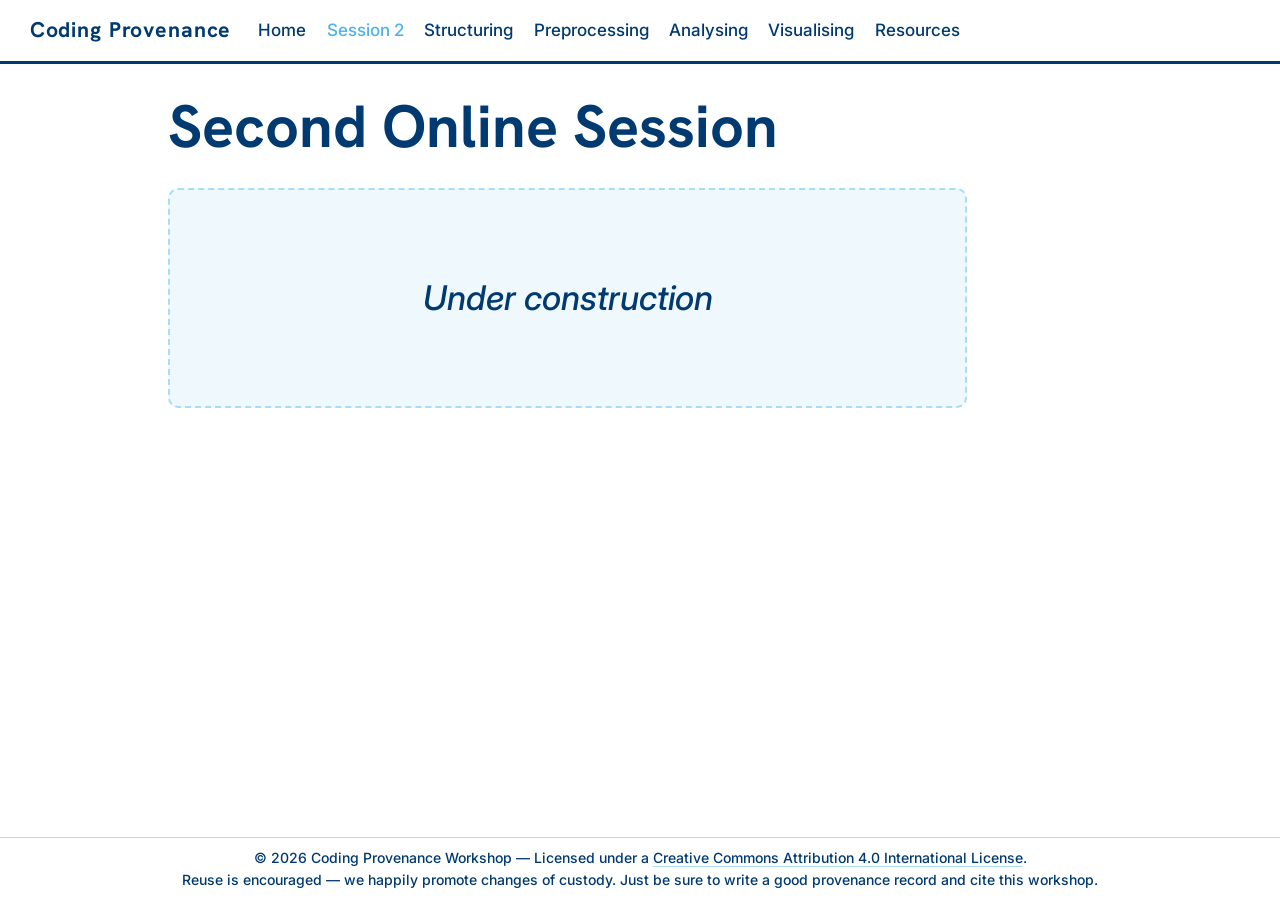
<file: second-session.html>
<!DOCTYPE html>
<html xmlns="http://www.w3.org/1999/xhtml" lang="en" xml:lang="en"><head>

<meta charset="utf-8">
<meta name="generator" content="quarto-1.7.31">

<meta name="viewport" content="width=device-width, initial-scale=1.0, user-scalable=yes">


<title>Second Online Session – Coding Provenance</title>
<style>
code{white-space: pre-wrap;}
span.smallcaps{font-variant: small-caps;}
div.columns{display: flex; gap: min(4vw, 1.5em);}
div.column{flex: auto; overflow-x: auto;}
div.hanging-indent{margin-left: 1.5em; text-indent: -1.5em;}
ul.task-list{list-style: none;}
ul.task-list li input[type="checkbox"] {
  width: 0.8em;
  margin: 0 0.8em 0.2em -1em; /* quarto-specific, see https://github.com/quarto-dev/quarto-cli/issues/4556 */ 
  vertical-align: middle;
}
</style>


<script src="site_libs/quarto-nav/quarto-nav.js"></script>
<script src="site_libs/quarto-nav/headroom.min.js"></script>
<script src="site_libs/clipboard/clipboard.min.js"></script>
<script src="site_libs/quarto-html/quarto.js" type="module"></script>
<script src="site_libs/quarto-html/tabsets/tabsets.js" type="module"></script>
<script src="site_libs/quarto-html/popper.min.js"></script>
<script src="site_libs/quarto-html/tippy.umd.min.js"></script>
<script src="site_libs/quarto-html/anchor.min.js"></script>
<link href="site_libs/quarto-html/tippy.css" rel="stylesheet">
<link href="site_libs/quarto-html/quarto-syntax-highlighting-e1a5c8363afafaef2c763b6775fbf3ca.css" rel="stylesheet" id="quarto-text-highlighting-styles">
<script src="site_libs/bootstrap/bootstrap.min.js"></script>
<link href="site_libs/bootstrap/bootstrap-icons.css" rel="stylesheet">
<link href="site_libs/bootstrap/bootstrap-b305670ef94c0602ac7fcde6bb80c743.min.css" rel="stylesheet" append-hash="true" id="quarto-bootstrap" data-mode="light">
<script id="quarto-search-options" type="application/json">{
  "language": {
    "search-no-results-text": "No results",
    "search-matching-documents-text": "matching documents",
    "search-copy-link-title": "Copy link to search",
    "search-hide-matches-text": "Hide additional matches",
    "search-more-match-text": "more match in this document",
    "search-more-matches-text": "more matches in this document",
    "search-clear-button-title": "Clear",
    "search-text-placeholder": "",
    "search-detached-cancel-button-title": "Cancel",
    "search-submit-button-title": "Submit",
    "search-label": "Search"
  }
}</script>


</head>

<body class="nav-fixed quarto-light">

<div id="quarto-search-results"></div>
  <header id="quarto-header" class="headroom fixed-top">
    <nav class="navbar navbar-expand-lg " data-bs-theme="dark">
      <div class="navbar-container container-fluid">
      <div class="navbar-brand-container mx-auto">
    <a class="navbar-brand" href="./index.html">
    <span class="navbar-title">Coding Provenance</span>
    </a>
  </div>
          <button class="navbar-toggler" type="button" data-bs-toggle="collapse" data-bs-target="#navbarCollapse" aria-controls="navbarCollapse" role="menu" aria-expanded="false" aria-label="Toggle navigation" onclick="if (window.quartoToggleHeadroom) { window.quartoToggleHeadroom(); }">
  <span class="navbar-toggler-icon"></span>
</button>
          <div class="collapse navbar-collapse" id="navbarCollapse">
            <ul class="navbar-nav navbar-nav-scroll me-auto">
  <li class="nav-item">
    <a class="nav-link" href="./index.html"> 
<span class="menu-text">Home</span></a>
  </li>  
  <li class="nav-item">
    <a class="nav-link active" href="./second-session.html" aria-current="page"> 
<span class="menu-text">Session 2</span></a>
  </li>  
  <li class="nav-item">
    <a class="nav-link" href="./structuring-data.html"> 
<span class="menu-text">Structuring</span></a>
  </li>  
  <li class="nav-item">
    <a class="nav-link" href="./preprocessing-data.html"> 
<span class="menu-text">Preprocessing</span></a>
  </li>  
  <li class="nav-item">
    <a class="nav-link" href="./analysing-data.html"> 
<span class="menu-text">Analysing</span></a>
  </li>  
  <li class="nav-item">
    <a class="nav-link" href="./visualising-data.html"> 
<span class="menu-text">Visualising</span></a>
  </li>  
  <li class="nav-item">
    <a class="nav-link" href="./resources.html"> 
<span class="menu-text">Resources</span></a>
  </li>  
</ul>
          </div> <!-- /navcollapse -->
            <div class="quarto-navbar-tools">
</div>
      </div> <!-- /container-fluid -->
    </nav>
</header>
<!-- content -->
<div id="quarto-content" class="quarto-container page-columns page-rows-contents page-layout-article page-navbar">
<!-- sidebar -->
<!-- margin-sidebar -->
    <div id="quarto-margin-sidebar" class="sidebar margin-sidebar zindex-bottom">
        
    </div>
<!-- main -->
<main class="content" id="quarto-document-content">

<header id="title-block-header" class="quarto-title-block default">
<div class="quarto-title">
<h1 class="title">Second Online Session</h1>
</div>



<div class="quarto-title-meta">

    
  
    
  </div>
  


</header>


<div class="under-construction">
<p>Under construction</p>
</div>
<!-- Page template: delete the comment markers when you are ready to add content

## Overview

- **Date:** *TBC*
- **Time:** *TBC*
- **Platform:** *Zoom / Teams link*

## Agenda

| Time | Activity | Speaker |
|------|----------|---------|
| 00:00 | Welcome and introductions | |
| 00:15 | | |
| 00:45 | Break | |
| 01:00 | | |
| 01:45 | Discussion and next steps | |

## Materials

- Slides: *add link*
- Recording: *add link*

## Notes and outcomes

*Summary of the discussion.*

-->



<a onclick="window.scrollTo(0, 0); return false;" role="button" id="quarto-back-to-top"><i class="bi bi-arrow-up"></i> Back to top</a></main> <!-- /main -->
<script id="quarto-html-after-body" type="application/javascript">
  window.document.addEventListener("DOMContentLoaded", function (event) {
    const icon = "";
    const anchorJS = new window.AnchorJS();
    anchorJS.options = {
      placement: 'right',
      icon: icon
    };
    anchorJS.add('.anchored');
    const isCodeAnnotation = (el) => {
      for (const clz of el.classList) {
        if (clz.startsWith('code-annotation-')) {                     
          return true;
        }
      }
      return false;
    }
    const onCopySuccess = function(e) {
      // button target
      const button = e.trigger;
      // don't keep focus
      button.blur();
      // flash "checked"
      button.classList.add('code-copy-button-checked');
      var currentTitle = button.getAttribute("title");
      button.setAttribute("title", "Copied!");
      let tooltip;
      if (window.bootstrap) {
        button.setAttribute("data-bs-toggle", "tooltip");
        button.setAttribute("data-bs-placement", "left");
        button.setAttribute("data-bs-title", "Copied!");
        tooltip = new bootstrap.Tooltip(button, 
          { trigger: "manual", 
            customClass: "code-copy-button-tooltip",
            offset: [0, -8]});
        tooltip.show();    
      }
      setTimeout(function() {
        if (tooltip) {
          tooltip.hide();
          button.removeAttribute("data-bs-title");
          button.removeAttribute("data-bs-toggle");
          button.removeAttribute("data-bs-placement");
        }
        button.setAttribute("title", currentTitle);
        button.classList.remove('code-copy-button-checked');
      }, 1000);
      // clear code selection
      e.clearSelection();
    }
    const getTextToCopy = function(trigger) {
        const codeEl = trigger.previousElementSibling.cloneNode(true);
        for (const childEl of codeEl.children) {
          if (isCodeAnnotation(childEl)) {
            childEl.remove();
          }
        }
        return codeEl.innerText;
    }
    const clipboard = new window.ClipboardJS('.code-copy-button:not([data-in-quarto-modal])', {
      text: getTextToCopy
    });
    clipboard.on('success', onCopySuccess);
    if (window.document.getElementById('quarto-embedded-source-code-modal')) {
      const clipboardModal = new window.ClipboardJS('.code-copy-button[data-in-quarto-modal]', {
        text: getTextToCopy,
        container: window.document.getElementById('quarto-embedded-source-code-modal')
      });
      clipboardModal.on('success', onCopySuccess);
    }
      var localhostRegex = new RegExp(/^(?:http|https):\/\/localhost\:?[0-9]*\//);
      var mailtoRegex = new RegExp(/^mailto:/);
        var filterRegex = new RegExp("https:\/\/barbararomero\.github\.io\/codingprovenance2\/");
      var isInternal = (href) => {
          return filterRegex.test(href) || localhostRegex.test(href) || mailtoRegex.test(href);
      }
      // Inspect non-navigation links and adorn them if external
     var links = window.document.querySelectorAll('a[href]:not(.nav-link):not(.navbar-brand):not(.toc-action):not(.sidebar-link):not(.sidebar-item-toggle):not(.pagination-link):not(.no-external):not([aria-hidden]):not(.dropdown-item):not(.quarto-navigation-tool):not(.about-link)');
      for (var i=0; i<links.length; i++) {
        const link = links[i];
        if (!isInternal(link.href)) {
          // undo the damage that might have been done by quarto-nav.js in the case of
          // links that we want to consider external
          if (link.dataset.originalHref !== undefined) {
            link.href = link.dataset.originalHref;
          }
        }
      }
    function tippyHover(el, contentFn, onTriggerFn, onUntriggerFn) {
      const config = {
        allowHTML: true,
        maxWidth: 500,
        delay: 100,
        arrow: false,
        appendTo: function(el) {
            return el.parentElement;
        },
        interactive: true,
        interactiveBorder: 10,
        theme: 'quarto',
        placement: 'bottom-start',
      };
      if (contentFn) {
        config.content = contentFn;
      }
      if (onTriggerFn) {
        config.onTrigger = onTriggerFn;
      }
      if (onUntriggerFn) {
        config.onUntrigger = onUntriggerFn;
      }
      window.tippy(el, config); 
    }
    const noterefs = window.document.querySelectorAll('a[role="doc-noteref"]');
    for (var i=0; i<noterefs.length; i++) {
      const ref = noterefs[i];
      tippyHover(ref, function() {
        // use id or data attribute instead here
        let href = ref.getAttribute('data-footnote-href') || ref.getAttribute('href');
        try { href = new URL(href).hash; } catch {}
        const id = href.replace(/^#\/?/, "");
        const note = window.document.getElementById(id);
        if (note) {
          return note.innerHTML;
        } else {
          return "";
        }
      });
    }
    const xrefs = window.document.querySelectorAll('a.quarto-xref');
    const processXRef = (id, note) => {
      // Strip column container classes
      const stripColumnClz = (el) => {
        el.classList.remove("page-full", "page-columns");
        if (el.children) {
          for (const child of el.children) {
            stripColumnClz(child);
          }
        }
      }
      stripColumnClz(note)
      if (id === null || id.startsWith('sec-')) {
        // Special case sections, only their first couple elements
        const container = document.createElement("div");
        if (note.children && note.children.length > 2) {
          container.appendChild(note.children[0].cloneNode(true));
          for (let i = 1; i < note.children.length; i++) {
            const child = note.children[i];
            if (child.tagName === "P" && child.innerText === "") {
              continue;
            } else {
              container.appendChild(child.cloneNode(true));
              break;
            }
          }
          if (window.Quarto?.typesetMath) {
            window.Quarto.typesetMath(container);
          }
          return container.innerHTML
        } else {
          if (window.Quarto?.typesetMath) {
            window.Quarto.typesetMath(note);
          }
          return note.innerHTML;
        }
      } else {
        // Remove any anchor links if they are present
        const anchorLink = note.querySelector('a.anchorjs-link');
        if (anchorLink) {
          anchorLink.remove();
        }
        if (window.Quarto?.typesetMath) {
          window.Quarto.typesetMath(note);
        }
        if (note.classList.contains("callout")) {
          return note.outerHTML;
        } else {
          return note.innerHTML;
        }
      }
    }
    for (var i=0; i<xrefs.length; i++) {
      const xref = xrefs[i];
      tippyHover(xref, undefined, function(instance) {
        instance.disable();
        let url = xref.getAttribute('href');
        let hash = undefined; 
        if (url.startsWith('#')) {
          hash = url;
        } else {
          try { hash = new URL(url).hash; } catch {}
        }
        if (hash) {
          const id = hash.replace(/^#\/?/, "");
          const note = window.document.getElementById(id);
          if (note !== null) {
            try {
              const html = processXRef(id, note.cloneNode(true));
              instance.setContent(html);
            } finally {
              instance.enable();
              instance.show();
            }
          } else {
            // See if we can fetch this
            fetch(url.split('#')[0])
            .then(res => res.text())
            .then(html => {
              const parser = new DOMParser();
              const htmlDoc = parser.parseFromString(html, "text/html");
              const note = htmlDoc.getElementById(id);
              if (note !== null) {
                const html = processXRef(id, note);
                instance.setContent(html);
              } 
            }).finally(() => {
              instance.enable();
              instance.show();
            });
          }
        } else {
          // See if we can fetch a full url (with no hash to target)
          // This is a special case and we should probably do some content thinning / targeting
          fetch(url)
          .then(res => res.text())
          .then(html => {
            const parser = new DOMParser();
            const htmlDoc = parser.parseFromString(html, "text/html");
            const note = htmlDoc.querySelector('main.content');
            if (note !== null) {
              // This should only happen for chapter cross references
              // (since there is no id in the URL)
              // remove the first header
              if (note.children.length > 0 && note.children[0].tagName === "HEADER") {
                note.children[0].remove();
              }
              const html = processXRef(null, note);
              instance.setContent(html);
            } 
          }).finally(() => {
            instance.enable();
            instance.show();
          });
        }
      }, function(instance) {
      });
    }
        let selectedAnnoteEl;
        const selectorForAnnotation = ( cell, annotation) => {
          let cellAttr = 'data-code-cell="' + cell + '"';
          let lineAttr = 'data-code-annotation="' +  annotation + '"';
          const selector = 'span[' + cellAttr + '][' + lineAttr + ']';
          return selector;
        }
        const selectCodeLines = (annoteEl) => {
          const doc = window.document;
          const targetCell = annoteEl.getAttribute("data-target-cell");
          const targetAnnotation = annoteEl.getAttribute("data-target-annotation");
          const annoteSpan = window.document.querySelector(selectorForAnnotation(targetCell, targetAnnotation));
          const lines = annoteSpan.getAttribute("data-code-lines").split(",");
          const lineIds = lines.map((line) => {
            return targetCell + "-" + line;
          })
          let top = null;
          let height = null;
          let parent = null;
          if (lineIds.length > 0) {
              //compute the position of the single el (top and bottom and make a div)
              const el = window.document.getElementById(lineIds[0]);
              top = el.offsetTop;
              height = el.offsetHeight;
              parent = el.parentElement.parentElement;
            if (lineIds.length > 1) {
              const lastEl = window.document.getElementById(lineIds[lineIds.length - 1]);
              const bottom = lastEl.offsetTop + lastEl.offsetHeight;
              height = bottom - top;
            }
            if (top !== null && height !== null && parent !== null) {
              // cook up a div (if necessary) and position it 
              let div = window.document.getElementById("code-annotation-line-highlight");
              if (div === null) {
                div = window.document.createElement("div");
                div.setAttribute("id", "code-annotation-line-highlight");
                div.style.position = 'absolute';
                parent.appendChild(div);
              }
              div.style.top = top - 2 + "px";
              div.style.height = height + 4 + "px";
              div.style.left = 0;
              let gutterDiv = window.document.getElementById("code-annotation-line-highlight-gutter");
              if (gutterDiv === null) {
                gutterDiv = window.document.createElement("div");
                gutterDiv.setAttribute("id", "code-annotation-line-highlight-gutter");
                gutterDiv.style.position = 'absolute';
                const codeCell = window.document.getElementById(targetCell);
                const gutter = codeCell.querySelector('.code-annotation-gutter');
                gutter.appendChild(gutterDiv);
              }
              gutterDiv.style.top = top - 2 + "px";
              gutterDiv.style.height = height + 4 + "px";
            }
            selectedAnnoteEl = annoteEl;
          }
        };
        const unselectCodeLines = () => {
          const elementsIds = ["code-annotation-line-highlight", "code-annotation-line-highlight-gutter"];
          elementsIds.forEach((elId) => {
            const div = window.document.getElementById(elId);
            if (div) {
              div.remove();
            }
          });
          selectedAnnoteEl = undefined;
        };
          // Handle positioning of the toggle
      window.addEventListener(
        "resize",
        throttle(() => {
          elRect = undefined;
          if (selectedAnnoteEl) {
            selectCodeLines(selectedAnnoteEl);
          }
        }, 10)
      );
      function throttle(fn, ms) {
      let throttle = false;
      let timer;
        return (...args) => {
          if(!throttle) { // first call gets through
              fn.apply(this, args);
              throttle = true;
          } else { // all the others get throttled
              if(timer) clearTimeout(timer); // cancel #2
              timer = setTimeout(() => {
                fn.apply(this, args);
                timer = throttle = false;
              }, ms);
          }
        };
      }
        // Attach click handler to the DT
        const annoteDls = window.document.querySelectorAll('dt[data-target-cell]');
        for (const annoteDlNode of annoteDls) {
          annoteDlNode.addEventListener('click', (event) => {
            const clickedEl = event.target;
            if (clickedEl !== selectedAnnoteEl) {
              unselectCodeLines();
              const activeEl = window.document.querySelector('dt[data-target-cell].code-annotation-active');
              if (activeEl) {
                activeEl.classList.remove('code-annotation-active');
              }
              selectCodeLines(clickedEl);
              clickedEl.classList.add('code-annotation-active');
            } else {
              // Unselect the line
              unselectCodeLines();
              clickedEl.classList.remove('code-annotation-active');
            }
          });
        }
    const findCites = (el) => {
      const parentEl = el.parentElement;
      if (parentEl) {
        const cites = parentEl.dataset.cites;
        if (cites) {
          return {
            el,
            cites: cites.split(' ')
          };
        } else {
          return findCites(el.parentElement)
        }
      } else {
        return undefined;
      }
    };
    var bibliorefs = window.document.querySelectorAll('a[role="doc-biblioref"]');
    for (var i=0; i<bibliorefs.length; i++) {
      const ref = bibliorefs[i];
      const citeInfo = findCites(ref);
      if (citeInfo) {
        tippyHover(citeInfo.el, function() {
          var popup = window.document.createElement('div');
          citeInfo.cites.forEach(function(cite) {
            var citeDiv = window.document.createElement('div');
            citeDiv.classList.add('hanging-indent');
            citeDiv.classList.add('csl-entry');
            var biblioDiv = window.document.getElementById('ref-' + cite);
            if (biblioDiv) {
              citeDiv.innerHTML = biblioDiv.innerHTML;
            }
            popup.appendChild(citeDiv);
          });
          return popup.innerHTML;
        });
      }
    }
  });
  </script>
</div> <!-- /content -->
<footer class="footer">
  <div class="nav-footer">
    <div class="nav-footer-left">
      &nbsp;
    </div>   
    <div class="nav-footer-center">
<p>© 2026 Coding Provenance Workshop — Licensed under a <a href="https://creativecommons.org/licenses/by/4.0/">Creative Commons Attribution 4.0 International License</a>.<br> Reuse is encouraged — we happily promote changes of custody. Just be sure to write a good provenance record and cite this workshop.</p>
</div>
    <div class="nav-footer-right">
      &nbsp;
    </div>
  </div>
</footer>




</body></html>
</file>
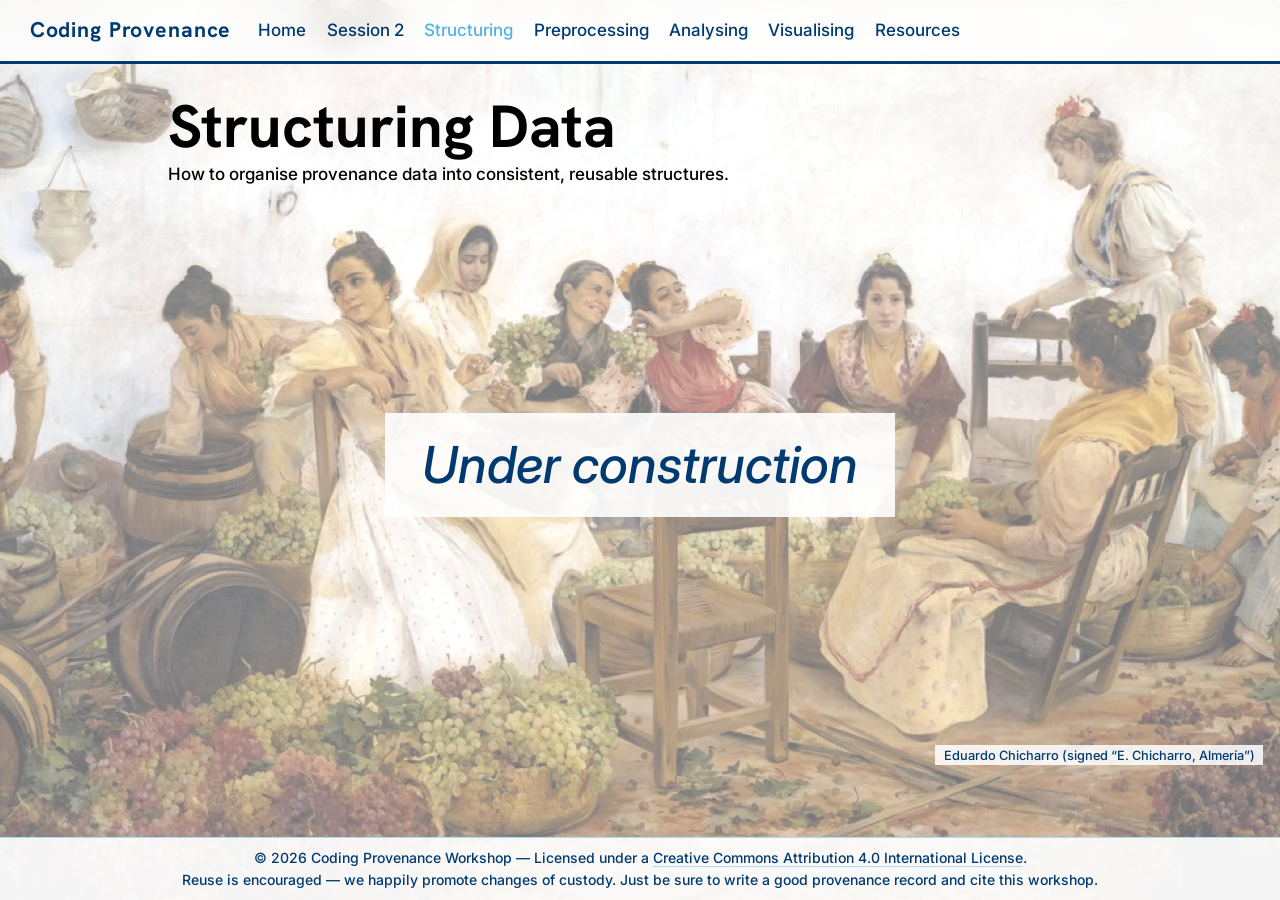
<file: structuring-data.html>
<!DOCTYPE html>
<html xmlns="http://www.w3.org/1999/xhtml" lang="en" xml:lang="en"><head>

<meta charset="utf-8">
<meta name="generator" content="quarto-1.7.31">

<meta name="viewport" content="width=device-width, initial-scale=1.0, user-scalable=yes">

<meta name="description" content="How to organise provenance data into consistent, reusable structures.">

<title>Structuring Data – Coding Provenance</title>
<style>
code{white-space: pre-wrap;}
span.smallcaps{font-variant: small-caps;}
div.columns{display: flex; gap: min(4vw, 1.5em);}
div.column{flex: auto; overflow-x: auto;}
div.hanging-indent{margin-left: 1.5em; text-indent: -1.5em;}
ul.task-list{list-style: none;}
ul.task-list li input[type="checkbox"] {
  width: 0.8em;
  margin: 0 0.8em 0.2em -1em; /* quarto-specific, see https://github.com/quarto-dev/quarto-cli/issues/4556 */ 
  vertical-align: middle;
}
</style>


<script src="site_libs/quarto-nav/quarto-nav.js"></script>
<script src="site_libs/quarto-nav/headroom.min.js"></script>
<script src="site_libs/clipboard/clipboard.min.js"></script>
<script src="site_libs/quarto-html/quarto.js" type="module"></script>
<script src="site_libs/quarto-html/tabsets/tabsets.js" type="module"></script>
<script src="site_libs/quarto-html/popper.min.js"></script>
<script src="site_libs/quarto-html/tippy.umd.min.js"></script>
<script src="site_libs/quarto-html/anchor.min.js"></script>
<link href="site_libs/quarto-html/tippy.css" rel="stylesheet">
<link href="site_libs/quarto-html/quarto-syntax-highlighting-e1a5c8363afafaef2c763b6775fbf3ca.css" rel="stylesheet" id="quarto-text-highlighting-styles">
<script src="site_libs/bootstrap/bootstrap.min.js"></script>
<link href="site_libs/bootstrap/bootstrap-icons.css" rel="stylesheet">
<link href="site_libs/bootstrap/bootstrap-b305670ef94c0602ac7fcde6bb80c743.min.css" rel="stylesheet" append-hash="true" id="quarto-bootstrap" data-mode="light">
<script id="quarto-search-options" type="application/json">{
  "language": {
    "search-no-results-text": "No results",
    "search-matching-documents-text": "matching documents",
    "search-copy-link-title": "Copy link to search",
    "search-hide-matches-text": "Hide additional matches",
    "search-more-match-text": "more match in this document",
    "search-more-matches-text": "more matches in this document",
    "search-clear-button-title": "Clear",
    "search-text-placeholder": "",
    "search-detached-cancel-button-title": "Cancel",
    "search-submit-button-title": "Submit",
    "search-label": "Search"
  }
}</script>


</head>

<body class="nav-fixed full-bg quarto-light">

<div id="quarto-search-results"></div>
  <header id="quarto-header" class="headroom fixed-top">
    <nav class="navbar navbar-expand-lg " data-bs-theme="dark">
      <div class="navbar-container container-fluid">
      <div class="navbar-brand-container mx-auto">
    <a class="navbar-brand" href="./index.html">
    <span class="navbar-title">Coding Provenance</span>
    </a>
  </div>
          <button class="navbar-toggler" type="button" data-bs-toggle="collapse" data-bs-target="#navbarCollapse" aria-controls="navbarCollapse" role="menu" aria-expanded="false" aria-label="Toggle navigation" onclick="if (window.quartoToggleHeadroom) { window.quartoToggleHeadroom(); }">
  <span class="navbar-toggler-icon"></span>
</button>
          <div class="collapse navbar-collapse" id="navbarCollapse">
            <ul class="navbar-nav navbar-nav-scroll me-auto">
  <li class="nav-item">
    <a class="nav-link" href="./index.html"> 
<span class="menu-text">Home</span></a>
  </li>  
  <li class="nav-item">
    <a class="nav-link" href="./second-session.html"> 
<span class="menu-text">Session 2</span></a>
  </li>  
  <li class="nav-item">
    <a class="nav-link active" href="./structuring-data.html" aria-current="page"> 
<span class="menu-text">Structuring</span></a>
  </li>  
  <li class="nav-item">
    <a class="nav-link" href="./preprocessing-data.html"> 
<span class="menu-text">Preprocessing</span></a>
  </li>  
  <li class="nav-item">
    <a class="nav-link" href="./analysing-data.html"> 
<span class="menu-text">Analysing</span></a>
  </li>  
  <li class="nav-item">
    <a class="nav-link" href="./visualising-data.html"> 
<span class="menu-text">Visualising</span></a>
  </li>  
  <li class="nav-item">
    <a class="nav-link" href="./resources.html"> 
<span class="menu-text">Resources</span></a>
  </li>  
</ul>
          </div> <!-- /navcollapse -->
            <div class="quarto-navbar-tools">
</div>
      </div> <!-- /container-fluid -->
    </nav>
</header>
<!-- content -->
<div id="quarto-content" class="quarto-container page-columns page-rows-contents page-layout-article page-navbar">
<!-- sidebar -->
<!-- margin-sidebar -->
    <div id="quarto-margin-sidebar" class="sidebar margin-sidebar zindex-bottom">
        
    </div>
<!-- main -->
<main class="content" id="quarto-document-content">

<header id="title-block-header" class="quarto-title-block default">
<div class="quarto-title">
<h1 class="title">Structuring Data</h1>
</div>

<div>
  <div class="description">
    How to organise provenance data into consistent, reusable structures.
  </div>
</div>


<div class="quarto-title-meta">

    
  
    
  </div>
  


</header>


<div class="under-construction with-image" style="background-image: url('images/structuring-bg.jpg');">
<p><span class="uc-label">Under construction</span></p>
<p><span class="uc-credit">Eduardo Chicharro (signed “E. Chicharro, Almería”)</span></p>
</div>
<!-- Page template: delete the comment markers when you are ready to add content

## Introduction

*Explain the purpose of this step in the workflow.*

## Key concepts

- Concept 1
- Concept 2

## Example

```r
# Add example code here
```

## Exercises

1. *Exercise description*

## Further reading

*See also [Bibliography & Resources](resources.qmd).*

-->



<a onclick="window.scrollTo(0, 0); return false;" role="button" id="quarto-back-to-top"><i class="bi bi-arrow-up"></i> Back to top</a></main> <!-- /main -->
<script id="quarto-html-after-body" type="application/javascript">
  window.document.addEventListener("DOMContentLoaded", function (event) {
    const icon = "";
    const anchorJS = new window.AnchorJS();
    anchorJS.options = {
      placement: 'right',
      icon: icon
    };
    anchorJS.add('.anchored');
    const isCodeAnnotation = (el) => {
      for (const clz of el.classList) {
        if (clz.startsWith('code-annotation-')) {                     
          return true;
        }
      }
      return false;
    }
    const onCopySuccess = function(e) {
      // button target
      const button = e.trigger;
      // don't keep focus
      button.blur();
      // flash "checked"
      button.classList.add('code-copy-button-checked');
      var currentTitle = button.getAttribute("title");
      button.setAttribute("title", "Copied!");
      let tooltip;
      if (window.bootstrap) {
        button.setAttribute("data-bs-toggle", "tooltip");
        button.setAttribute("data-bs-placement", "left");
        button.setAttribute("data-bs-title", "Copied!");
        tooltip = new bootstrap.Tooltip(button, 
          { trigger: "manual", 
            customClass: "code-copy-button-tooltip",
            offset: [0, -8]});
        tooltip.show();    
      }
      setTimeout(function() {
        if (tooltip) {
          tooltip.hide();
          button.removeAttribute("data-bs-title");
          button.removeAttribute("data-bs-toggle");
          button.removeAttribute("data-bs-placement");
        }
        button.setAttribute("title", currentTitle);
        button.classList.remove('code-copy-button-checked');
      }, 1000);
      // clear code selection
      e.clearSelection();
    }
    const getTextToCopy = function(trigger) {
        const codeEl = trigger.previousElementSibling.cloneNode(true);
        for (const childEl of codeEl.children) {
          if (isCodeAnnotation(childEl)) {
            childEl.remove();
          }
        }
        return codeEl.innerText;
    }
    const clipboard = new window.ClipboardJS('.code-copy-button:not([data-in-quarto-modal])', {
      text: getTextToCopy
    });
    clipboard.on('success', onCopySuccess);
    if (window.document.getElementById('quarto-embedded-source-code-modal')) {
      const clipboardModal = new window.ClipboardJS('.code-copy-button[data-in-quarto-modal]', {
        text: getTextToCopy,
        container: window.document.getElementById('quarto-embedded-source-code-modal')
      });
      clipboardModal.on('success', onCopySuccess);
    }
      var localhostRegex = new RegExp(/^(?:http|https):\/\/localhost\:?[0-9]*\//);
      var mailtoRegex = new RegExp(/^mailto:/);
        var filterRegex = new RegExp("https:\/\/barbararomero\.github\.io\/codingprovenance2\/");
      var isInternal = (href) => {
          return filterRegex.test(href) || localhostRegex.test(href) || mailtoRegex.test(href);
      }
      // Inspect non-navigation links and adorn them if external
     var links = window.document.querySelectorAll('a[href]:not(.nav-link):not(.navbar-brand):not(.toc-action):not(.sidebar-link):not(.sidebar-item-toggle):not(.pagination-link):not(.no-external):not([aria-hidden]):not(.dropdown-item):not(.quarto-navigation-tool):not(.about-link)');
      for (var i=0; i<links.length; i++) {
        const link = links[i];
        if (!isInternal(link.href)) {
          // undo the damage that might have been done by quarto-nav.js in the case of
          // links that we want to consider external
          if (link.dataset.originalHref !== undefined) {
            link.href = link.dataset.originalHref;
          }
        }
      }
    function tippyHover(el, contentFn, onTriggerFn, onUntriggerFn) {
      const config = {
        allowHTML: true,
        maxWidth: 500,
        delay: 100,
        arrow: false,
        appendTo: function(el) {
            return el.parentElement;
        },
        interactive: true,
        interactiveBorder: 10,
        theme: 'quarto',
        placement: 'bottom-start',
      };
      if (contentFn) {
        config.content = contentFn;
      }
      if (onTriggerFn) {
        config.onTrigger = onTriggerFn;
      }
      if (onUntriggerFn) {
        config.onUntrigger = onUntriggerFn;
      }
      window.tippy(el, config); 
    }
    const noterefs = window.document.querySelectorAll('a[role="doc-noteref"]');
    for (var i=0; i<noterefs.length; i++) {
      const ref = noterefs[i];
      tippyHover(ref, function() {
        // use id or data attribute instead here
        let href = ref.getAttribute('data-footnote-href') || ref.getAttribute('href');
        try { href = new URL(href).hash; } catch {}
        const id = href.replace(/^#\/?/, "");
        const note = window.document.getElementById(id);
        if (note) {
          return note.innerHTML;
        } else {
          return "";
        }
      });
    }
    const xrefs = window.document.querySelectorAll('a.quarto-xref');
    const processXRef = (id, note) => {
      // Strip column container classes
      const stripColumnClz = (el) => {
        el.classList.remove("page-full", "page-columns");
        if (el.children) {
          for (const child of el.children) {
            stripColumnClz(child);
          }
        }
      }
      stripColumnClz(note)
      if (id === null || id.startsWith('sec-')) {
        // Special case sections, only their first couple elements
        const container = document.createElement("div");
        if (note.children && note.children.length > 2) {
          container.appendChild(note.children[0].cloneNode(true));
          for (let i = 1; i < note.children.length; i++) {
            const child = note.children[i];
            if (child.tagName === "P" && child.innerText === "") {
              continue;
            } else {
              container.appendChild(child.cloneNode(true));
              break;
            }
          }
          if (window.Quarto?.typesetMath) {
            window.Quarto.typesetMath(container);
          }
          return container.innerHTML
        } else {
          if (window.Quarto?.typesetMath) {
            window.Quarto.typesetMath(note);
          }
          return note.innerHTML;
        }
      } else {
        // Remove any anchor links if they are present
        const anchorLink = note.querySelector('a.anchorjs-link');
        if (anchorLink) {
          anchorLink.remove();
        }
        if (window.Quarto?.typesetMath) {
          window.Quarto.typesetMath(note);
        }
        if (note.classList.contains("callout")) {
          return note.outerHTML;
        } else {
          return note.innerHTML;
        }
      }
    }
    for (var i=0; i<xrefs.length; i++) {
      const xref = xrefs[i];
      tippyHover(xref, undefined, function(instance) {
        instance.disable();
        let url = xref.getAttribute('href');
        let hash = undefined; 
        if (url.startsWith('#')) {
          hash = url;
        } else {
          try { hash = new URL(url).hash; } catch {}
        }
        if (hash) {
          const id = hash.replace(/^#\/?/, "");
          const note = window.document.getElementById(id);
          if (note !== null) {
            try {
              const html = processXRef(id, note.cloneNode(true));
              instance.setContent(html);
            } finally {
              instance.enable();
              instance.show();
            }
          } else {
            // See if we can fetch this
            fetch(url.split('#')[0])
            .then(res => res.text())
            .then(html => {
              const parser = new DOMParser();
              const htmlDoc = parser.parseFromString(html, "text/html");
              const note = htmlDoc.getElementById(id);
              if (note !== null) {
                const html = processXRef(id, note);
                instance.setContent(html);
              } 
            }).finally(() => {
              instance.enable();
              instance.show();
            });
          }
        } else {
          // See if we can fetch a full url (with no hash to target)
          // This is a special case and we should probably do some content thinning / targeting
          fetch(url)
          .then(res => res.text())
          .then(html => {
            const parser = new DOMParser();
            const htmlDoc = parser.parseFromString(html, "text/html");
            const note = htmlDoc.querySelector('main.content');
            if (note !== null) {
              // This should only happen for chapter cross references
              // (since there is no id in the URL)
              // remove the first header
              if (note.children.length > 0 && note.children[0].tagName === "HEADER") {
                note.children[0].remove();
              }
              const html = processXRef(null, note);
              instance.setContent(html);
            } 
          }).finally(() => {
            instance.enable();
            instance.show();
          });
        }
      }, function(instance) {
      });
    }
        let selectedAnnoteEl;
        const selectorForAnnotation = ( cell, annotation) => {
          let cellAttr = 'data-code-cell="' + cell + '"';
          let lineAttr = 'data-code-annotation="' +  annotation + '"';
          const selector = 'span[' + cellAttr + '][' + lineAttr + ']';
          return selector;
        }
        const selectCodeLines = (annoteEl) => {
          const doc = window.document;
          const targetCell = annoteEl.getAttribute("data-target-cell");
          const targetAnnotation = annoteEl.getAttribute("data-target-annotation");
          const annoteSpan = window.document.querySelector(selectorForAnnotation(targetCell, targetAnnotation));
          const lines = annoteSpan.getAttribute("data-code-lines").split(",");
          const lineIds = lines.map((line) => {
            return targetCell + "-" + line;
          })
          let top = null;
          let height = null;
          let parent = null;
          if (lineIds.length > 0) {
              //compute the position of the single el (top and bottom and make a div)
              const el = window.document.getElementById(lineIds[0]);
              top = el.offsetTop;
              height = el.offsetHeight;
              parent = el.parentElement.parentElement;
            if (lineIds.length > 1) {
              const lastEl = window.document.getElementById(lineIds[lineIds.length - 1]);
              const bottom = lastEl.offsetTop + lastEl.offsetHeight;
              height = bottom - top;
            }
            if (top !== null && height !== null && parent !== null) {
              // cook up a div (if necessary) and position it 
              let div = window.document.getElementById("code-annotation-line-highlight");
              if (div === null) {
                div = window.document.createElement("div");
                div.setAttribute("id", "code-annotation-line-highlight");
                div.style.position = 'absolute';
                parent.appendChild(div);
              }
              div.style.top = top - 2 + "px";
              div.style.height = height + 4 + "px";
              div.style.left = 0;
              let gutterDiv = window.document.getElementById("code-annotation-line-highlight-gutter");
              if (gutterDiv === null) {
                gutterDiv = window.document.createElement("div");
                gutterDiv.setAttribute("id", "code-annotation-line-highlight-gutter");
                gutterDiv.style.position = 'absolute';
                const codeCell = window.document.getElementById(targetCell);
                const gutter = codeCell.querySelector('.code-annotation-gutter');
                gutter.appendChild(gutterDiv);
              }
              gutterDiv.style.top = top - 2 + "px";
              gutterDiv.style.height = height + 4 + "px";
            }
            selectedAnnoteEl = annoteEl;
          }
        };
        const unselectCodeLines = () => {
          const elementsIds = ["code-annotation-line-highlight", "code-annotation-line-highlight-gutter"];
          elementsIds.forEach((elId) => {
            const div = window.document.getElementById(elId);
            if (div) {
              div.remove();
            }
          });
          selectedAnnoteEl = undefined;
        };
          // Handle positioning of the toggle
      window.addEventListener(
        "resize",
        throttle(() => {
          elRect = undefined;
          if (selectedAnnoteEl) {
            selectCodeLines(selectedAnnoteEl);
          }
        }, 10)
      );
      function throttle(fn, ms) {
      let throttle = false;
      let timer;
        return (...args) => {
          if(!throttle) { // first call gets through
              fn.apply(this, args);
              throttle = true;
          } else { // all the others get throttled
              if(timer) clearTimeout(timer); // cancel #2
              timer = setTimeout(() => {
                fn.apply(this, args);
                timer = throttle = false;
              }, ms);
          }
        };
      }
        // Attach click handler to the DT
        const annoteDls = window.document.querySelectorAll('dt[data-target-cell]');
        for (const annoteDlNode of annoteDls) {
          annoteDlNode.addEventListener('click', (event) => {
            const clickedEl = event.target;
            if (clickedEl !== selectedAnnoteEl) {
              unselectCodeLines();
              const activeEl = window.document.querySelector('dt[data-target-cell].code-annotation-active');
              if (activeEl) {
                activeEl.classList.remove('code-annotation-active');
              }
              selectCodeLines(clickedEl);
              clickedEl.classList.add('code-annotation-active');
            } else {
              // Unselect the line
              unselectCodeLines();
              clickedEl.classList.remove('code-annotation-active');
            }
          });
        }
    const findCites = (el) => {
      const parentEl = el.parentElement;
      if (parentEl) {
        const cites = parentEl.dataset.cites;
        if (cites) {
          return {
            el,
            cites: cites.split(' ')
          };
        } else {
          return findCites(el.parentElement)
        }
      } else {
        return undefined;
      }
    };
    var bibliorefs = window.document.querySelectorAll('a[role="doc-biblioref"]');
    for (var i=0; i<bibliorefs.length; i++) {
      const ref = bibliorefs[i];
      const citeInfo = findCites(ref);
      if (citeInfo) {
        tippyHover(citeInfo.el, function() {
          var popup = window.document.createElement('div');
          citeInfo.cites.forEach(function(cite) {
            var citeDiv = window.document.createElement('div');
            citeDiv.classList.add('hanging-indent');
            citeDiv.classList.add('csl-entry');
            var biblioDiv = window.document.getElementById('ref-' + cite);
            if (biblioDiv) {
              citeDiv.innerHTML = biblioDiv.innerHTML;
            }
            popup.appendChild(citeDiv);
          });
          return popup.innerHTML;
        });
      }
    }
  });
  </script>
</div> <!-- /content -->
<footer class="footer">
  <div class="nav-footer">
    <div class="nav-footer-left">
      &nbsp;
    </div>   
    <div class="nav-footer-center">
<p>© 2026 Coding Provenance Workshop — Licensed under a <a href="https://creativecommons.org/licenses/by/4.0/">Creative Commons Attribution 4.0 International License</a>.<br> Reuse is encouraged — we happily promote changes of custody. Just be sure to write a good provenance record and cite this workshop.</p>
</div>
    <div class="nav-footer-right">
      &nbsp;
    </div>
  </div>
</footer>




</body></html>
</file>
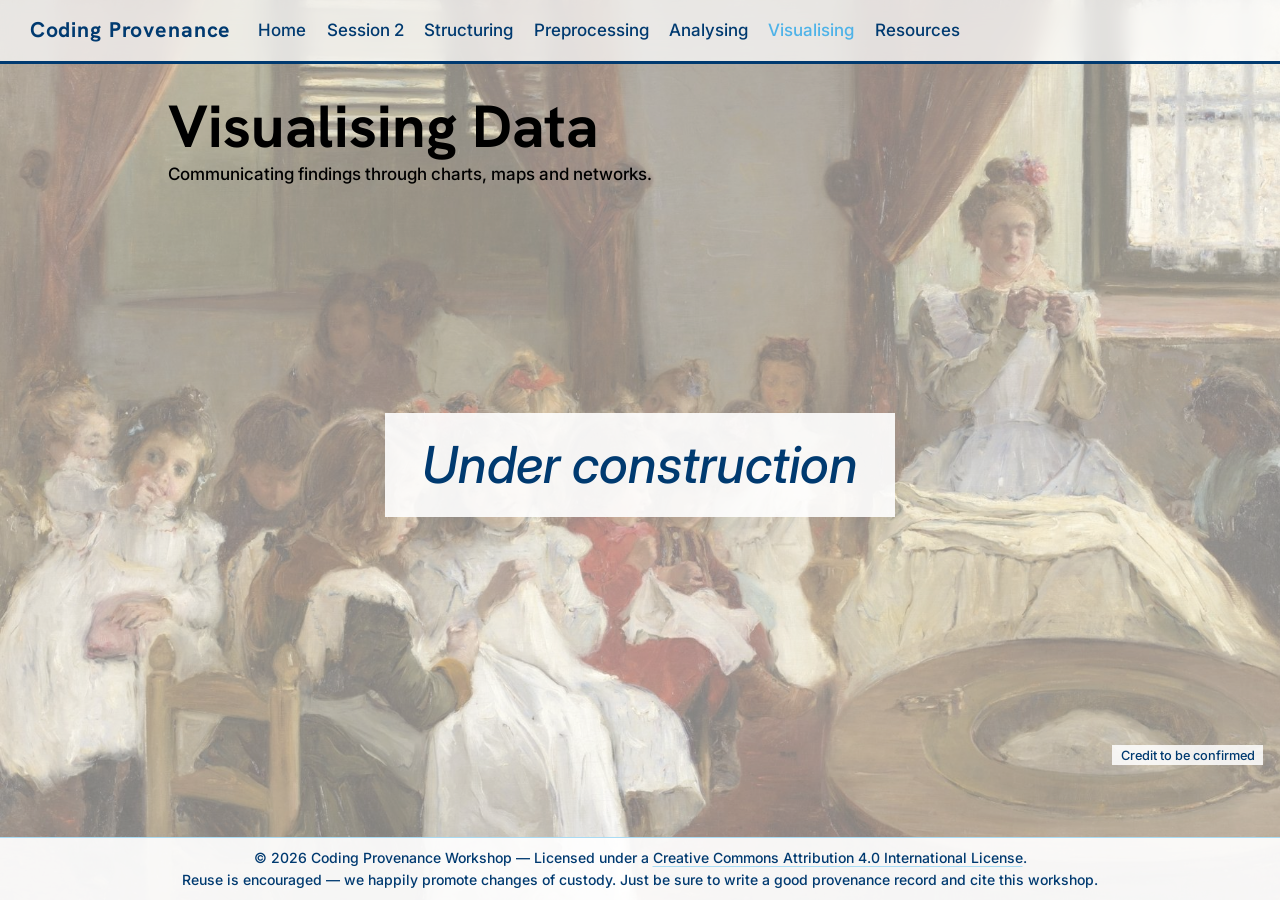
<file: visualising-data.html>
<!DOCTYPE html>
<html xmlns="http://www.w3.org/1999/xhtml" lang="en" xml:lang="en"><head>

<meta charset="utf-8">
<meta name="generator" content="quarto-1.7.31">

<meta name="viewport" content="width=device-width, initial-scale=1.0, user-scalable=yes">

<meta name="description" content="Communicating findings through charts, maps and networks.">

<title>Visualising Data – Coding Provenance</title>
<style>
code{white-space: pre-wrap;}
span.smallcaps{font-variant: small-caps;}
div.columns{display: flex; gap: min(4vw, 1.5em);}
div.column{flex: auto; overflow-x: auto;}
div.hanging-indent{margin-left: 1.5em; text-indent: -1.5em;}
ul.task-list{list-style: none;}
ul.task-list li input[type="checkbox"] {
  width: 0.8em;
  margin: 0 0.8em 0.2em -1em; /* quarto-specific, see https://github.com/quarto-dev/quarto-cli/issues/4556 */ 
  vertical-align: middle;
}
</style>


<script src="site_libs/quarto-nav/quarto-nav.js"></script>
<script src="site_libs/quarto-nav/headroom.min.js"></script>
<script src="site_libs/clipboard/clipboard.min.js"></script>
<script src="site_libs/quarto-html/quarto.js" type="module"></script>
<script src="site_libs/quarto-html/tabsets/tabsets.js" type="module"></script>
<script src="site_libs/quarto-html/popper.min.js"></script>
<script src="site_libs/quarto-html/tippy.umd.min.js"></script>
<script src="site_libs/quarto-html/anchor.min.js"></script>
<link href="site_libs/quarto-html/tippy.css" rel="stylesheet">
<link href="site_libs/quarto-html/quarto-syntax-highlighting-e1a5c8363afafaef2c763b6775fbf3ca.css" rel="stylesheet" id="quarto-text-highlighting-styles">
<script src="site_libs/bootstrap/bootstrap.min.js"></script>
<link href="site_libs/bootstrap/bootstrap-icons.css" rel="stylesheet">
<link href="site_libs/bootstrap/bootstrap-b305670ef94c0602ac7fcde6bb80c743.min.css" rel="stylesheet" append-hash="true" id="quarto-bootstrap" data-mode="light">
<script id="quarto-search-options" type="application/json">{
  "language": {
    "search-no-results-text": "No results",
    "search-matching-documents-text": "matching documents",
    "search-copy-link-title": "Copy link to search",
    "search-hide-matches-text": "Hide additional matches",
    "search-more-match-text": "more match in this document",
    "search-more-matches-text": "more matches in this document",
    "search-clear-button-title": "Clear",
    "search-text-placeholder": "",
    "search-detached-cancel-button-title": "Cancel",
    "search-submit-button-title": "Submit",
    "search-label": "Search"
  }
}</script>


</head>

<body class="nav-fixed full-bg quarto-light">

<div id="quarto-search-results"></div>
  <header id="quarto-header" class="headroom fixed-top">
    <nav class="navbar navbar-expand-lg " data-bs-theme="dark">
      <div class="navbar-container container-fluid">
      <div class="navbar-brand-container mx-auto">
    <a class="navbar-brand" href="./index.html">
    <span class="navbar-title">Coding Provenance</span>
    </a>
  </div>
          <button class="navbar-toggler" type="button" data-bs-toggle="collapse" data-bs-target="#navbarCollapse" aria-controls="navbarCollapse" role="menu" aria-expanded="false" aria-label="Toggle navigation" onclick="if (window.quartoToggleHeadroom) { window.quartoToggleHeadroom(); }">
  <span class="navbar-toggler-icon"></span>
</button>
          <div class="collapse navbar-collapse" id="navbarCollapse">
            <ul class="navbar-nav navbar-nav-scroll me-auto">
  <li class="nav-item">
    <a class="nav-link" href="./index.html"> 
<span class="menu-text">Home</span></a>
  </li>  
  <li class="nav-item">
    <a class="nav-link" href="./second-session.html"> 
<span class="menu-text">Session 2</span></a>
  </li>  
  <li class="nav-item">
    <a class="nav-link" href="./structuring-data.html"> 
<span class="menu-text">Structuring</span></a>
  </li>  
  <li class="nav-item">
    <a class="nav-link" href="./preprocessing-data.html"> 
<span class="menu-text">Preprocessing</span></a>
  </li>  
  <li class="nav-item">
    <a class="nav-link" href="./analysing-data.html"> 
<span class="menu-text">Analysing</span></a>
  </li>  
  <li class="nav-item">
    <a class="nav-link active" href="./visualising-data.html" aria-current="page"> 
<span class="menu-text">Visualising</span></a>
  </li>  
  <li class="nav-item">
    <a class="nav-link" href="./resources.html"> 
<span class="menu-text">Resources</span></a>
  </li>  
</ul>
          </div> <!-- /navcollapse -->
            <div class="quarto-navbar-tools">
</div>
      </div> <!-- /container-fluid -->
    </nav>
</header>
<!-- content -->
<div id="quarto-content" class="quarto-container page-columns page-rows-contents page-layout-article page-navbar">
<!-- sidebar -->
<!-- margin-sidebar -->
    <div id="quarto-margin-sidebar" class="sidebar margin-sidebar zindex-bottom">
        
    </div>
<!-- main -->
<main class="content" id="quarto-document-content">

<header id="title-block-header" class="quarto-title-block default">
<div class="quarto-title">
<h1 class="title">Visualising Data</h1>
</div>

<div>
  <div class="description">
    Communicating findings through charts, maps and networks.
  </div>
</div>


<div class="quarto-title-meta">

    
  
    
  </div>
  


</header>


<div class="under-construction with-image" style="background-image: url('images/visualising-bg.jpg');">
<p><span class="uc-label">Under construction</span></p>
<p><span class="uc-credit">Credit to be confirmed</span></p>
</div>
<!-- Page template: delete the comment markers when you are ready to add content

## Introduction

*Explain the purpose of this step in the workflow.*

## Key concepts

- Concept 1
- Concept 2

## Example

```r
# Add example code here
```

## Exercises

1. *Exercise description*

## Further reading

*See also [Bibliography & Resources](resources.qmd).*

-->



<a onclick="window.scrollTo(0, 0); return false;" role="button" id="quarto-back-to-top"><i class="bi bi-arrow-up"></i> Back to top</a></main> <!-- /main -->
<script id="quarto-html-after-body" type="application/javascript">
  window.document.addEventListener("DOMContentLoaded", function (event) {
    const icon = "";
    const anchorJS = new window.AnchorJS();
    anchorJS.options = {
      placement: 'right',
      icon: icon
    };
    anchorJS.add('.anchored');
    const isCodeAnnotation = (el) => {
      for (const clz of el.classList) {
        if (clz.startsWith('code-annotation-')) {                     
          return true;
        }
      }
      return false;
    }
    const onCopySuccess = function(e) {
      // button target
      const button = e.trigger;
      // don't keep focus
      button.blur();
      // flash "checked"
      button.classList.add('code-copy-button-checked');
      var currentTitle = button.getAttribute("title");
      button.setAttribute("title", "Copied!");
      let tooltip;
      if (window.bootstrap) {
        button.setAttribute("data-bs-toggle", "tooltip");
        button.setAttribute("data-bs-placement", "left");
        button.setAttribute("data-bs-title", "Copied!");
        tooltip = new bootstrap.Tooltip(button, 
          { trigger: "manual", 
            customClass: "code-copy-button-tooltip",
            offset: [0, -8]});
        tooltip.show();    
      }
      setTimeout(function() {
        if (tooltip) {
          tooltip.hide();
          button.removeAttribute("data-bs-title");
          button.removeAttribute("data-bs-toggle");
          button.removeAttribute("data-bs-placement");
        }
        button.setAttribute("title", currentTitle);
        button.classList.remove('code-copy-button-checked');
      }, 1000);
      // clear code selection
      e.clearSelection();
    }
    const getTextToCopy = function(trigger) {
        const codeEl = trigger.previousElementSibling.cloneNode(true);
        for (const childEl of codeEl.children) {
          if (isCodeAnnotation(childEl)) {
            childEl.remove();
          }
        }
        return codeEl.innerText;
    }
    const clipboard = new window.ClipboardJS('.code-copy-button:not([data-in-quarto-modal])', {
      text: getTextToCopy
    });
    clipboard.on('success', onCopySuccess);
    if (window.document.getElementById('quarto-embedded-source-code-modal')) {
      const clipboardModal = new window.ClipboardJS('.code-copy-button[data-in-quarto-modal]', {
        text: getTextToCopy,
        container: window.document.getElementById('quarto-embedded-source-code-modal')
      });
      clipboardModal.on('success', onCopySuccess);
    }
      var localhostRegex = new RegExp(/^(?:http|https):\/\/localhost\:?[0-9]*\//);
      var mailtoRegex = new RegExp(/^mailto:/);
        var filterRegex = new RegExp("https:\/\/barbararomero\.github\.io\/codingprovenance2\/");
      var isInternal = (href) => {
          return filterRegex.test(href) || localhostRegex.test(href) || mailtoRegex.test(href);
      }
      // Inspect non-navigation links and adorn them if external
     var links = window.document.querySelectorAll('a[href]:not(.nav-link):not(.navbar-brand):not(.toc-action):not(.sidebar-link):not(.sidebar-item-toggle):not(.pagination-link):not(.no-external):not([aria-hidden]):not(.dropdown-item):not(.quarto-navigation-tool):not(.about-link)');
      for (var i=0; i<links.length; i++) {
        const link = links[i];
        if (!isInternal(link.href)) {
          // undo the damage that might have been done by quarto-nav.js in the case of
          // links that we want to consider external
          if (link.dataset.originalHref !== undefined) {
            link.href = link.dataset.originalHref;
          }
        }
      }
    function tippyHover(el, contentFn, onTriggerFn, onUntriggerFn) {
      const config = {
        allowHTML: true,
        maxWidth: 500,
        delay: 100,
        arrow: false,
        appendTo: function(el) {
            return el.parentElement;
        },
        interactive: true,
        interactiveBorder: 10,
        theme: 'quarto',
        placement: 'bottom-start',
      };
      if (contentFn) {
        config.content = contentFn;
      }
      if (onTriggerFn) {
        config.onTrigger = onTriggerFn;
      }
      if (onUntriggerFn) {
        config.onUntrigger = onUntriggerFn;
      }
      window.tippy(el, config); 
    }
    const noterefs = window.document.querySelectorAll('a[role="doc-noteref"]');
    for (var i=0; i<noterefs.length; i++) {
      const ref = noterefs[i];
      tippyHover(ref, function() {
        // use id or data attribute instead here
        let href = ref.getAttribute('data-footnote-href') || ref.getAttribute('href');
        try { href = new URL(href).hash; } catch {}
        const id = href.replace(/^#\/?/, "");
        const note = window.document.getElementById(id);
        if (note) {
          return note.innerHTML;
        } else {
          return "";
        }
      });
    }
    const xrefs = window.document.querySelectorAll('a.quarto-xref');
    const processXRef = (id, note) => {
      // Strip column container classes
      const stripColumnClz = (el) => {
        el.classList.remove("page-full", "page-columns");
        if (el.children) {
          for (const child of el.children) {
            stripColumnClz(child);
          }
        }
      }
      stripColumnClz(note)
      if (id === null || id.startsWith('sec-')) {
        // Special case sections, only their first couple elements
        const container = document.createElement("div");
        if (note.children && note.children.length > 2) {
          container.appendChild(note.children[0].cloneNode(true));
          for (let i = 1; i < note.children.length; i++) {
            const child = note.children[i];
            if (child.tagName === "P" && child.innerText === "") {
              continue;
            } else {
              container.appendChild(child.cloneNode(true));
              break;
            }
          }
          if (window.Quarto?.typesetMath) {
            window.Quarto.typesetMath(container);
          }
          return container.innerHTML
        } else {
          if (window.Quarto?.typesetMath) {
            window.Quarto.typesetMath(note);
          }
          return note.innerHTML;
        }
      } else {
        // Remove any anchor links if they are present
        const anchorLink = note.querySelector('a.anchorjs-link');
        if (anchorLink) {
          anchorLink.remove();
        }
        if (window.Quarto?.typesetMath) {
          window.Quarto.typesetMath(note);
        }
        if (note.classList.contains("callout")) {
          return note.outerHTML;
        } else {
          return note.innerHTML;
        }
      }
    }
    for (var i=0; i<xrefs.length; i++) {
      const xref = xrefs[i];
      tippyHover(xref, undefined, function(instance) {
        instance.disable();
        let url = xref.getAttribute('href');
        let hash = undefined; 
        if (url.startsWith('#')) {
          hash = url;
        } else {
          try { hash = new URL(url).hash; } catch {}
        }
        if (hash) {
          const id = hash.replace(/^#\/?/, "");
          const note = window.document.getElementById(id);
          if (note !== null) {
            try {
              const html = processXRef(id, note.cloneNode(true));
              instance.setContent(html);
            } finally {
              instance.enable();
              instance.show();
            }
          } else {
            // See if we can fetch this
            fetch(url.split('#')[0])
            .then(res => res.text())
            .then(html => {
              const parser = new DOMParser();
              const htmlDoc = parser.parseFromString(html, "text/html");
              const note = htmlDoc.getElementById(id);
              if (note !== null) {
                const html = processXRef(id, note);
                instance.setContent(html);
              } 
            }).finally(() => {
              instance.enable();
              instance.show();
            });
          }
        } else {
          // See if we can fetch a full url (with no hash to target)
          // This is a special case and we should probably do some content thinning / targeting
          fetch(url)
          .then(res => res.text())
          .then(html => {
            const parser = new DOMParser();
            const htmlDoc = parser.parseFromString(html, "text/html");
            const note = htmlDoc.querySelector('main.content');
            if (note !== null) {
              // This should only happen for chapter cross references
              // (since there is no id in the URL)
              // remove the first header
              if (note.children.length > 0 && note.children[0].tagName === "HEADER") {
                note.children[0].remove();
              }
              const html = processXRef(null, note);
              instance.setContent(html);
            } 
          }).finally(() => {
            instance.enable();
            instance.show();
          });
        }
      }, function(instance) {
      });
    }
        let selectedAnnoteEl;
        const selectorForAnnotation = ( cell, annotation) => {
          let cellAttr = 'data-code-cell="' + cell + '"';
          let lineAttr = 'data-code-annotation="' +  annotation + '"';
          const selector = 'span[' + cellAttr + '][' + lineAttr + ']';
          return selector;
        }
        const selectCodeLines = (annoteEl) => {
          const doc = window.document;
          const targetCell = annoteEl.getAttribute("data-target-cell");
          const targetAnnotation = annoteEl.getAttribute("data-target-annotation");
          const annoteSpan = window.document.querySelector(selectorForAnnotation(targetCell, targetAnnotation));
          const lines = annoteSpan.getAttribute("data-code-lines").split(",");
          const lineIds = lines.map((line) => {
            return targetCell + "-" + line;
          })
          let top = null;
          let height = null;
          let parent = null;
          if (lineIds.length > 0) {
              //compute the position of the single el (top and bottom and make a div)
              const el = window.document.getElementById(lineIds[0]);
              top = el.offsetTop;
              height = el.offsetHeight;
              parent = el.parentElement.parentElement;
            if (lineIds.length > 1) {
              const lastEl = window.document.getElementById(lineIds[lineIds.length - 1]);
              const bottom = lastEl.offsetTop + lastEl.offsetHeight;
              height = bottom - top;
            }
            if (top !== null && height !== null && parent !== null) {
              // cook up a div (if necessary) and position it 
              let div = window.document.getElementById("code-annotation-line-highlight");
              if (div === null) {
                div = window.document.createElement("div");
                div.setAttribute("id", "code-annotation-line-highlight");
                div.style.position = 'absolute';
                parent.appendChild(div);
              }
              div.style.top = top - 2 + "px";
              div.style.height = height + 4 + "px";
              div.style.left = 0;
              let gutterDiv = window.document.getElementById("code-annotation-line-highlight-gutter");
              if (gutterDiv === null) {
                gutterDiv = window.document.createElement("div");
                gutterDiv.setAttribute("id", "code-annotation-line-highlight-gutter");
                gutterDiv.style.position = 'absolute';
                const codeCell = window.document.getElementById(targetCell);
                const gutter = codeCell.querySelector('.code-annotation-gutter');
                gutter.appendChild(gutterDiv);
              }
              gutterDiv.style.top = top - 2 + "px";
              gutterDiv.style.height = height + 4 + "px";
            }
            selectedAnnoteEl = annoteEl;
          }
        };
        const unselectCodeLines = () => {
          const elementsIds = ["code-annotation-line-highlight", "code-annotation-line-highlight-gutter"];
          elementsIds.forEach((elId) => {
            const div = window.document.getElementById(elId);
            if (div) {
              div.remove();
            }
          });
          selectedAnnoteEl = undefined;
        };
          // Handle positioning of the toggle
      window.addEventListener(
        "resize",
        throttle(() => {
          elRect = undefined;
          if (selectedAnnoteEl) {
            selectCodeLines(selectedAnnoteEl);
          }
        }, 10)
      );
      function throttle(fn, ms) {
      let throttle = false;
      let timer;
        return (...args) => {
          if(!throttle) { // first call gets through
              fn.apply(this, args);
              throttle = true;
          } else { // all the others get throttled
              if(timer) clearTimeout(timer); // cancel #2
              timer = setTimeout(() => {
                fn.apply(this, args);
                timer = throttle = false;
              }, ms);
          }
        };
      }
        // Attach click handler to the DT
        const annoteDls = window.document.querySelectorAll('dt[data-target-cell]');
        for (const annoteDlNode of annoteDls) {
          annoteDlNode.addEventListener('click', (event) => {
            const clickedEl = event.target;
            if (clickedEl !== selectedAnnoteEl) {
              unselectCodeLines();
              const activeEl = window.document.querySelector('dt[data-target-cell].code-annotation-active');
              if (activeEl) {
                activeEl.classList.remove('code-annotation-active');
              }
              selectCodeLines(clickedEl);
              clickedEl.classList.add('code-annotation-active');
            } else {
              // Unselect the line
              unselectCodeLines();
              clickedEl.classList.remove('code-annotation-active');
            }
          });
        }
    const findCites = (el) => {
      const parentEl = el.parentElement;
      if (parentEl) {
        const cites = parentEl.dataset.cites;
        if (cites) {
          return {
            el,
            cites: cites.split(' ')
          };
        } else {
          return findCites(el.parentElement)
        }
      } else {
        return undefined;
      }
    };
    var bibliorefs = window.document.querySelectorAll('a[role="doc-biblioref"]');
    for (var i=0; i<bibliorefs.length; i++) {
      const ref = bibliorefs[i];
      const citeInfo = findCites(ref);
      if (citeInfo) {
        tippyHover(citeInfo.el, function() {
          var popup = window.document.createElement('div');
          citeInfo.cites.forEach(function(cite) {
            var citeDiv = window.document.createElement('div');
            citeDiv.classList.add('hanging-indent');
            citeDiv.classList.add('csl-entry');
            var biblioDiv = window.document.getElementById('ref-' + cite);
            if (biblioDiv) {
              citeDiv.innerHTML = biblioDiv.innerHTML;
            }
            popup.appendChild(citeDiv);
          });
          return popup.innerHTML;
        });
      }
    }
  });
  </script>
</div> <!-- /content -->
<footer class="footer">
  <div class="nav-footer">
    <div class="nav-footer-left">
      &nbsp;
    </div>   
    <div class="nav-footer-center">
<p>© 2026 Coding Provenance Workshop — Licensed under a <a href="https://creativecommons.org/licenses/by/4.0/">Creative Commons Attribution 4.0 International License</a>.<br> Reuse is encouraged — we happily promote changes of custody. Just be sure to write a good provenance record and cite this workshop.</p>
</div>
    <div class="nav-footer-right">
      &nbsp;
    </div>
  </div>
</footer>




</body></html>
</file>
<file: site_libs/quarto-html/tippy.css>
.tippy-box[data-animation=fade][data-state=hidden]{opacity:0}[data-tippy-root]{max-width:calc(100vw - 10px)}.tippy-box{position:relative;background-color:#333;color:#fff;border-radius:4px;font-size:14px;line-height:1.4;white-space:normal;outline:0;transition-property:transform,visibility,opacity}.tippy-box[data-placement^=top]>.tippy-arrow{bottom:0}.tippy-box[data-placement^=top]>.tippy-arrow:before{bottom:-7px;left:0;border-width:8px 8px 0;border-top-color:initial;transform-origin:center top}.tippy-box[data-placement^=bottom]>.tippy-arrow{top:0}.tippy-box[data-placement^=bottom]>.tippy-arrow:before{top:-7px;left:0;border-width:0 8px 8px;border-bottom-color:initial;transform-origin:center bottom}.tippy-box[data-placement^=left]>.tippy-arrow{right:0}.tippy-box[data-placement^=left]>.tippy-arrow:before{border-width:8px 0 8px 8px;border-left-color:initial;right:-7px;transform-origin:center left}.tippy-box[data-placement^=right]>.tippy-arrow{left:0}.tippy-box[data-placement^=right]>.tippy-arrow:before{left:-7px;border-width:8px 8px 8px 0;border-right-color:initial;transform-origin:center right}.tippy-box[data-inertia][data-state=visible]{transition-timing-function:cubic-bezier(.54,1.5,.38,1.11)}.tippy-arrow{width:16px;height:16px;color:#333}.tippy-arrow:before{content:"";position:absolute;border-color:transparent;border-style:solid}.tippy-content{position:relative;padding:5px 9px;z-index:1}
</file>
<file: site_libs/quarto-html/quarto-syntax-highlighting-e1a5c8363afafaef2c763b6775fbf3ca.css>
/* quarto syntax highlight colors */
:root {
  --quarto-hl-ot-color: #003B4F;
  --quarto-hl-at-color: #657422;
  --quarto-hl-ss-color: #20794D;
  --quarto-hl-an-color: #5E5E5E;
  --quarto-hl-fu-color: #4758AB;
  --quarto-hl-st-color: #20794D;
  --quarto-hl-cf-color: #003B4F;
  --quarto-hl-op-color: #5E5E5E;
  --quarto-hl-er-color: #AD0000;
  --quarto-hl-bn-color: #AD0000;
  --quarto-hl-al-color: #AD0000;
  --quarto-hl-va-color: #111111;
  --quarto-hl-bu-color: inherit;
  --quarto-hl-ex-color: inherit;
  --quarto-hl-pp-color: #AD0000;
  --quarto-hl-in-color: #5E5E5E;
  --quarto-hl-vs-color: #20794D;
  --quarto-hl-wa-color: #5E5E5E;
  --quarto-hl-do-color: #5E5E5E;
  --quarto-hl-im-color: #00769E;
  --quarto-hl-ch-color: #20794D;
  --quarto-hl-dt-color: #AD0000;
  --quarto-hl-fl-color: #AD0000;
  --quarto-hl-co-color: #5E5E5E;
  --quarto-hl-cv-color: #5E5E5E;
  --quarto-hl-cn-color: #8f5902;
  --quarto-hl-sc-color: #5E5E5E;
  --quarto-hl-dv-color: #AD0000;
  --quarto-hl-kw-color: #003B4F;
}

/* other quarto variables */
:root {
  --quarto-font-monospace: SFMono-Regular, Menlo, Monaco, Consolas, "Liberation Mono", "Courier New", monospace;
}

/* syntax highlight based on Pandoc's rules */
pre > code.sourceCode > span {
  color: #003B4F;
}

code.sourceCode > span {
  color: #003B4F;
}

div.sourceCode,
div.sourceCode pre.sourceCode {
  color: #003B4F;
}

/* Normal */
code span {
  color: #003B4F;
}

/* Alert */
code span.al {
  color: #AD0000;
  font-style: inherit;
}

/* Annotation */
code span.an {
  color: #5E5E5E;
  font-style: inherit;
}

/* Attribute */
code span.at {
  color: #657422;
  font-style: inherit;
}

/* BaseN */
code span.bn {
  color: #AD0000;
  font-style: inherit;
}

/* BuiltIn */
code span.bu {
  font-style: inherit;
}

/* ControlFlow */
code span.cf {
  color: #003B4F;
  font-weight: bold;
  font-style: inherit;
}

/* Char */
code span.ch {
  color: #20794D;
  font-style: inherit;
}

/* Constant */
code span.cn {
  color: #8f5902;
  font-style: inherit;
}

/* Comment */
code span.co {
  color: #5E5E5E;
  font-style: inherit;
}

/* CommentVar */
code span.cv {
  color: #5E5E5E;
  font-style: italic;
}

/* Documentation */
code span.do {
  color: #5E5E5E;
  font-style: italic;
}

/* DataType */
code span.dt {
  color: #AD0000;
  font-style: inherit;
}

/* DecVal */
code span.dv {
  color: #AD0000;
  font-style: inherit;
}

/* Error */
code span.er {
  color: #AD0000;
  font-style: inherit;
}

/* Extension */
code span.ex {
  font-style: inherit;
}

/* Float */
code span.fl {
  color: #AD0000;
  font-style: inherit;
}

/* Function */
code span.fu {
  color: #4758AB;
  font-style: inherit;
}

/* Import */
code span.im {
  color: #00769E;
  font-style: inherit;
}

/* Information */
code span.in {
  color: #5E5E5E;
  font-style: inherit;
}

/* Keyword */
code span.kw {
  color: #003B4F;
  font-weight: bold;
  font-style: inherit;
}

/* Operator */
code span.op {
  color: #5E5E5E;
  font-style: inherit;
}

/* Other */
code span.ot {
  color: #003B4F;
  font-style: inherit;
}

/* Preprocessor */
code span.pp {
  color: #AD0000;
  font-style: inherit;
}

/* SpecialChar */
code span.sc {
  color: #5E5E5E;
  font-style: inherit;
}

/* SpecialString */
code span.ss {
  color: #20794D;
  font-style: inherit;
}

/* String */
code span.st {
  color: #20794D;
  font-style: inherit;
}

/* Variable */
code span.va {
  color: #111111;
  font-style: inherit;
}

/* VerbatimString */
code span.vs {
  color: #20794D;
  font-style: inherit;
}

/* Warning */
code span.wa {
  color: #5E5E5E;
  font-style: italic;
}

.prevent-inlining {
  content: "</";
}

/*# sourceMappingURL=c735b2cac6c846c1abc72f5ce1520814.css.map */
</file>
